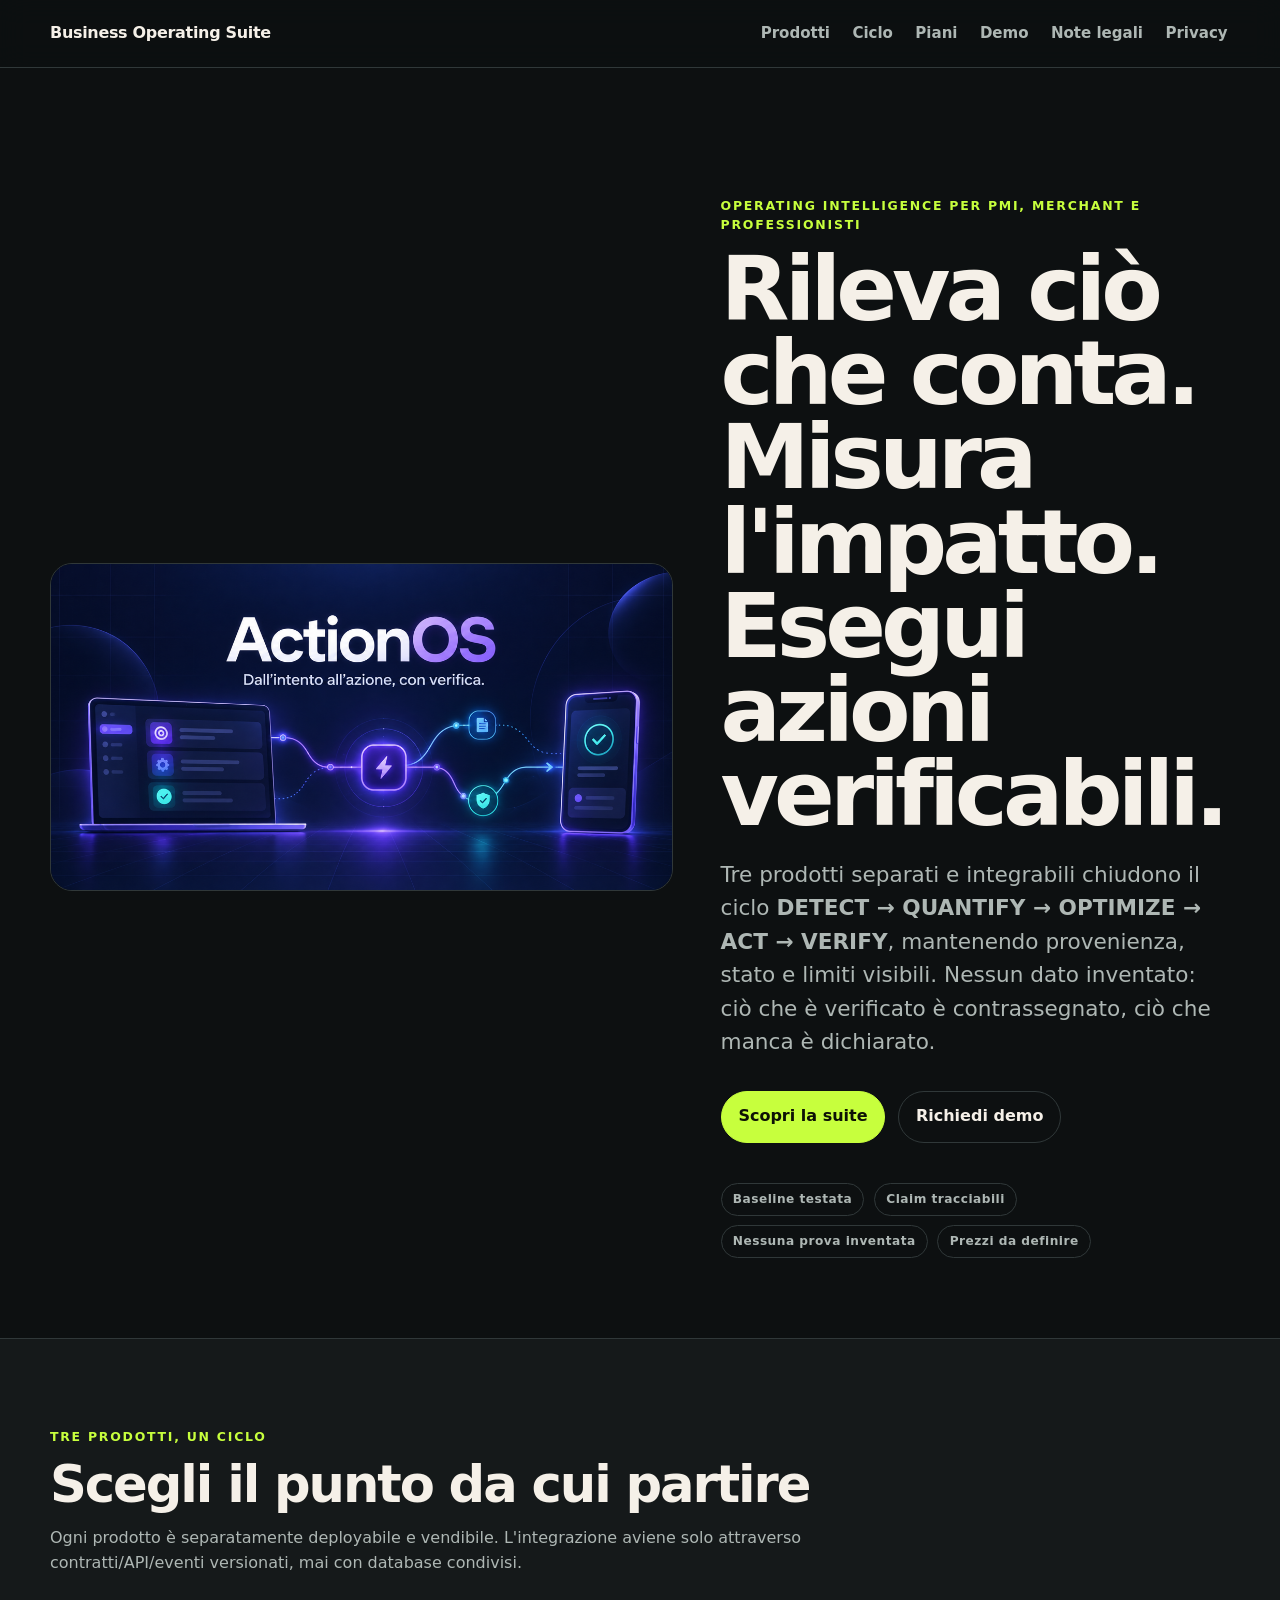
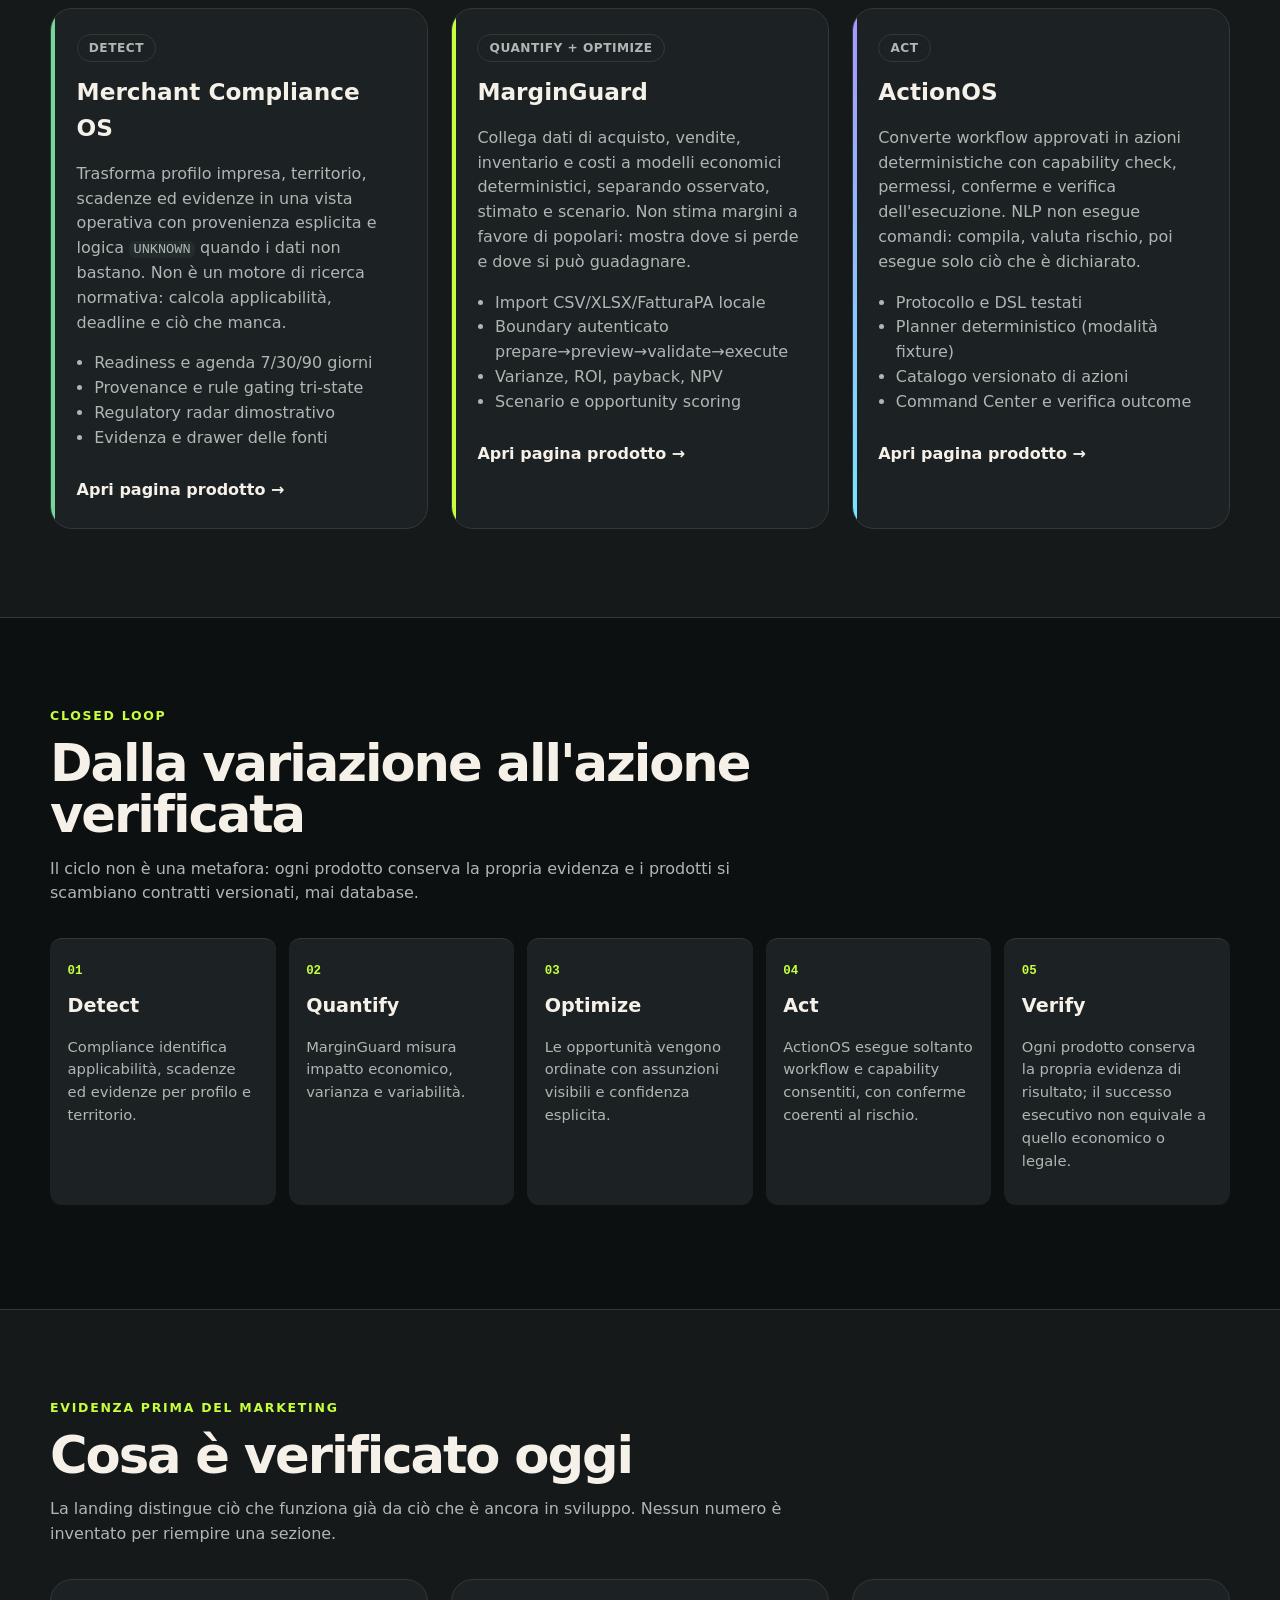
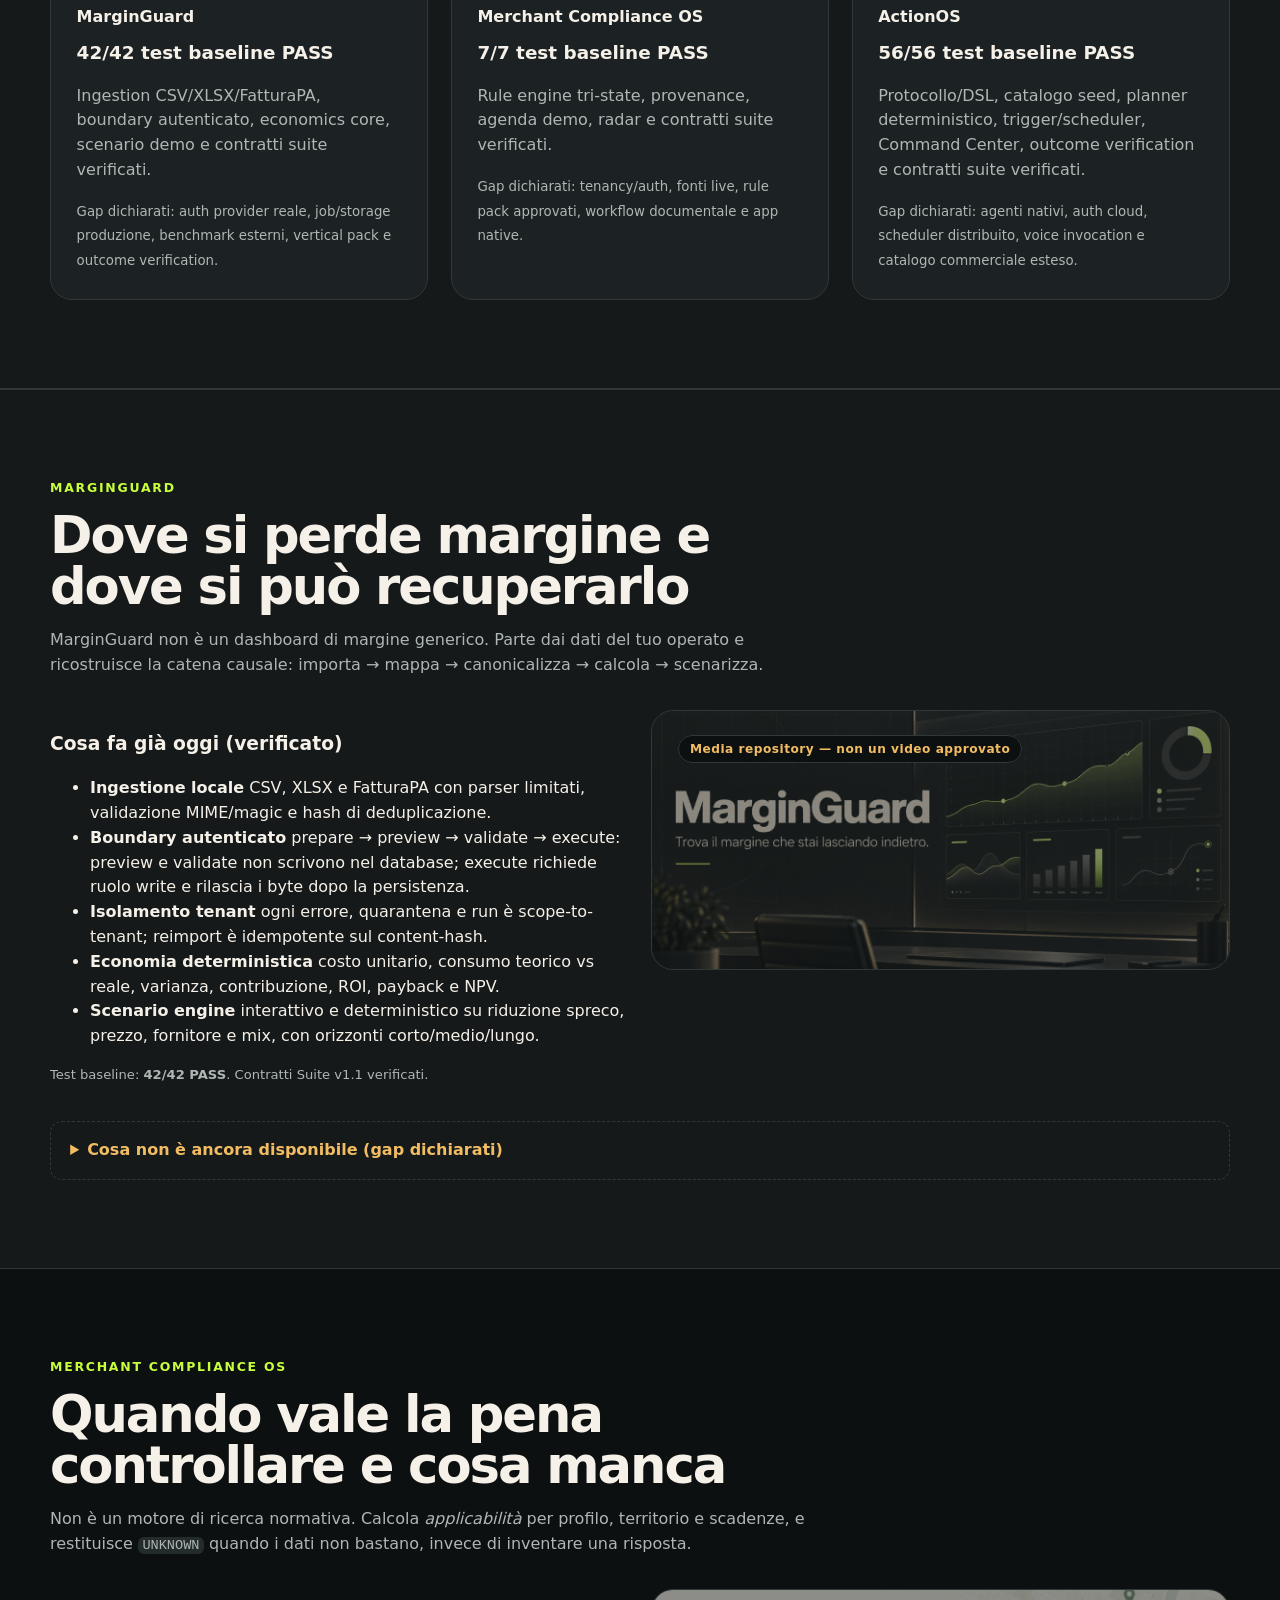
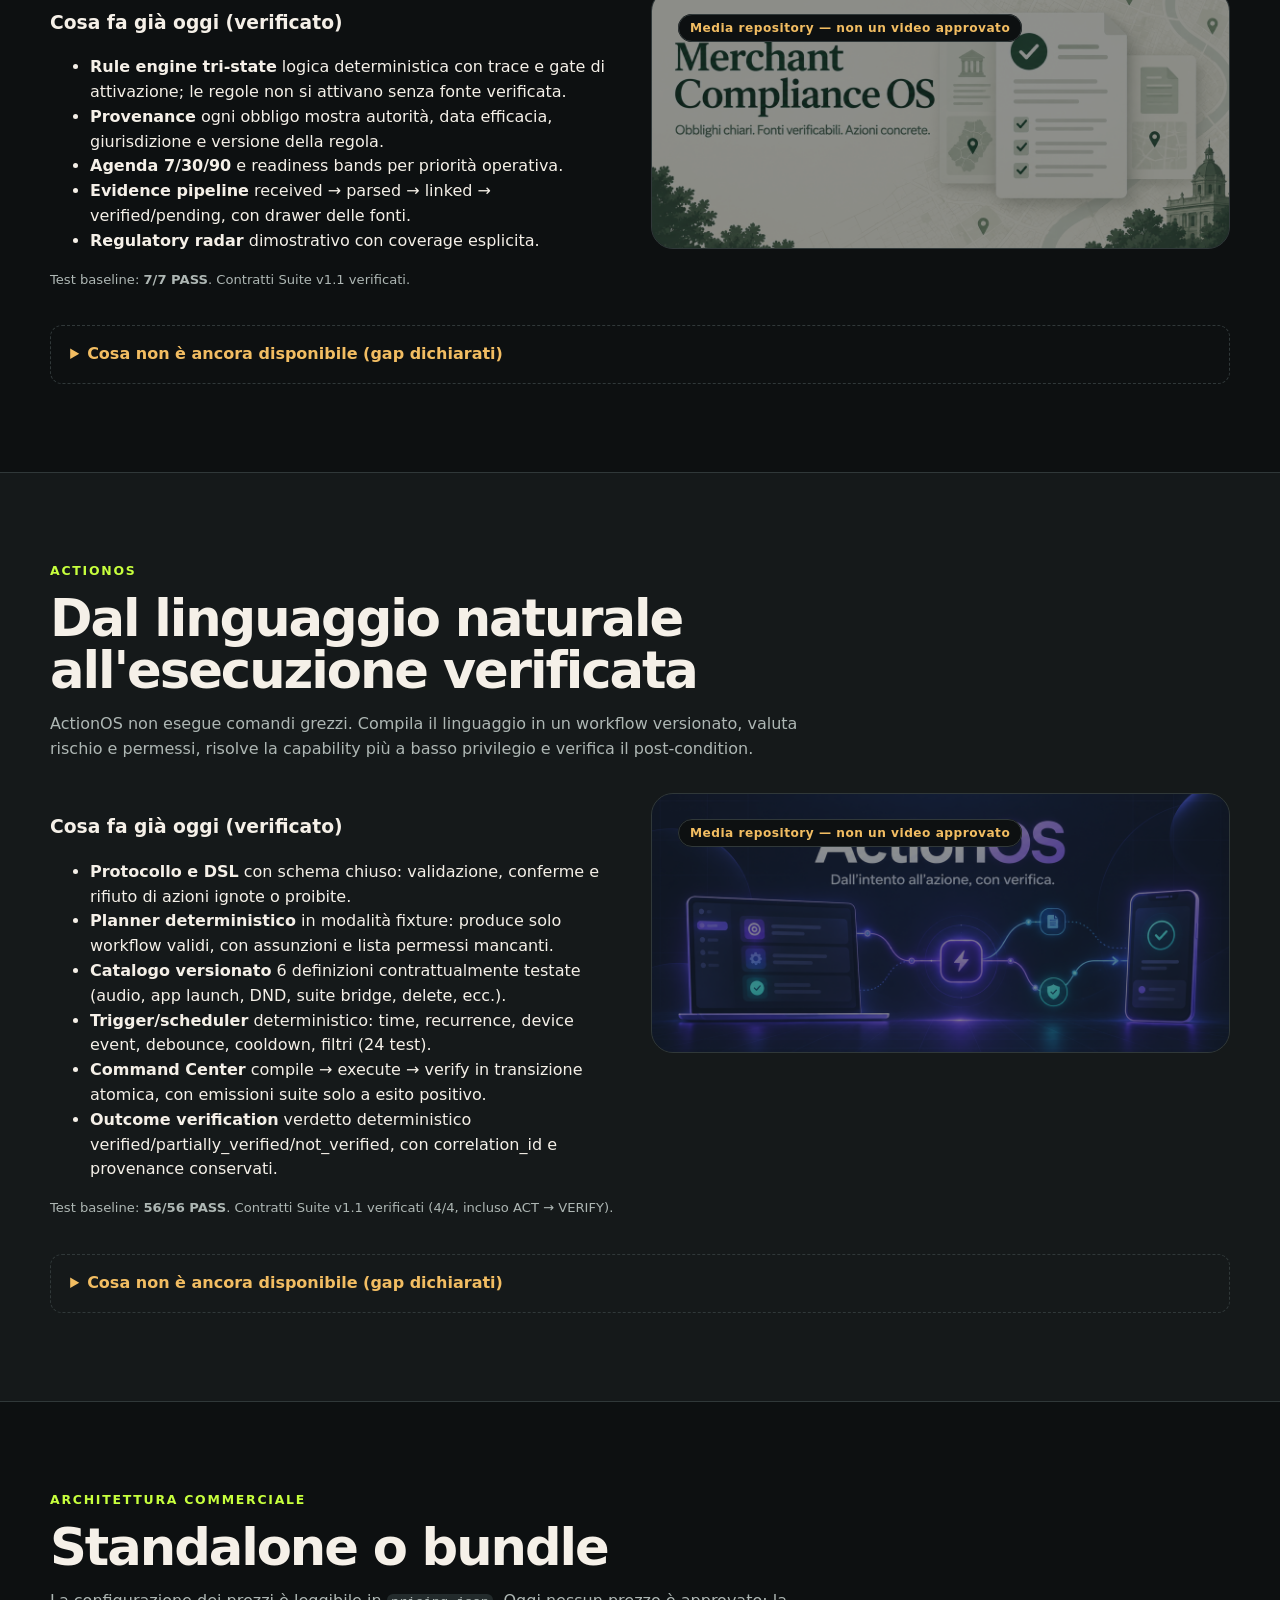
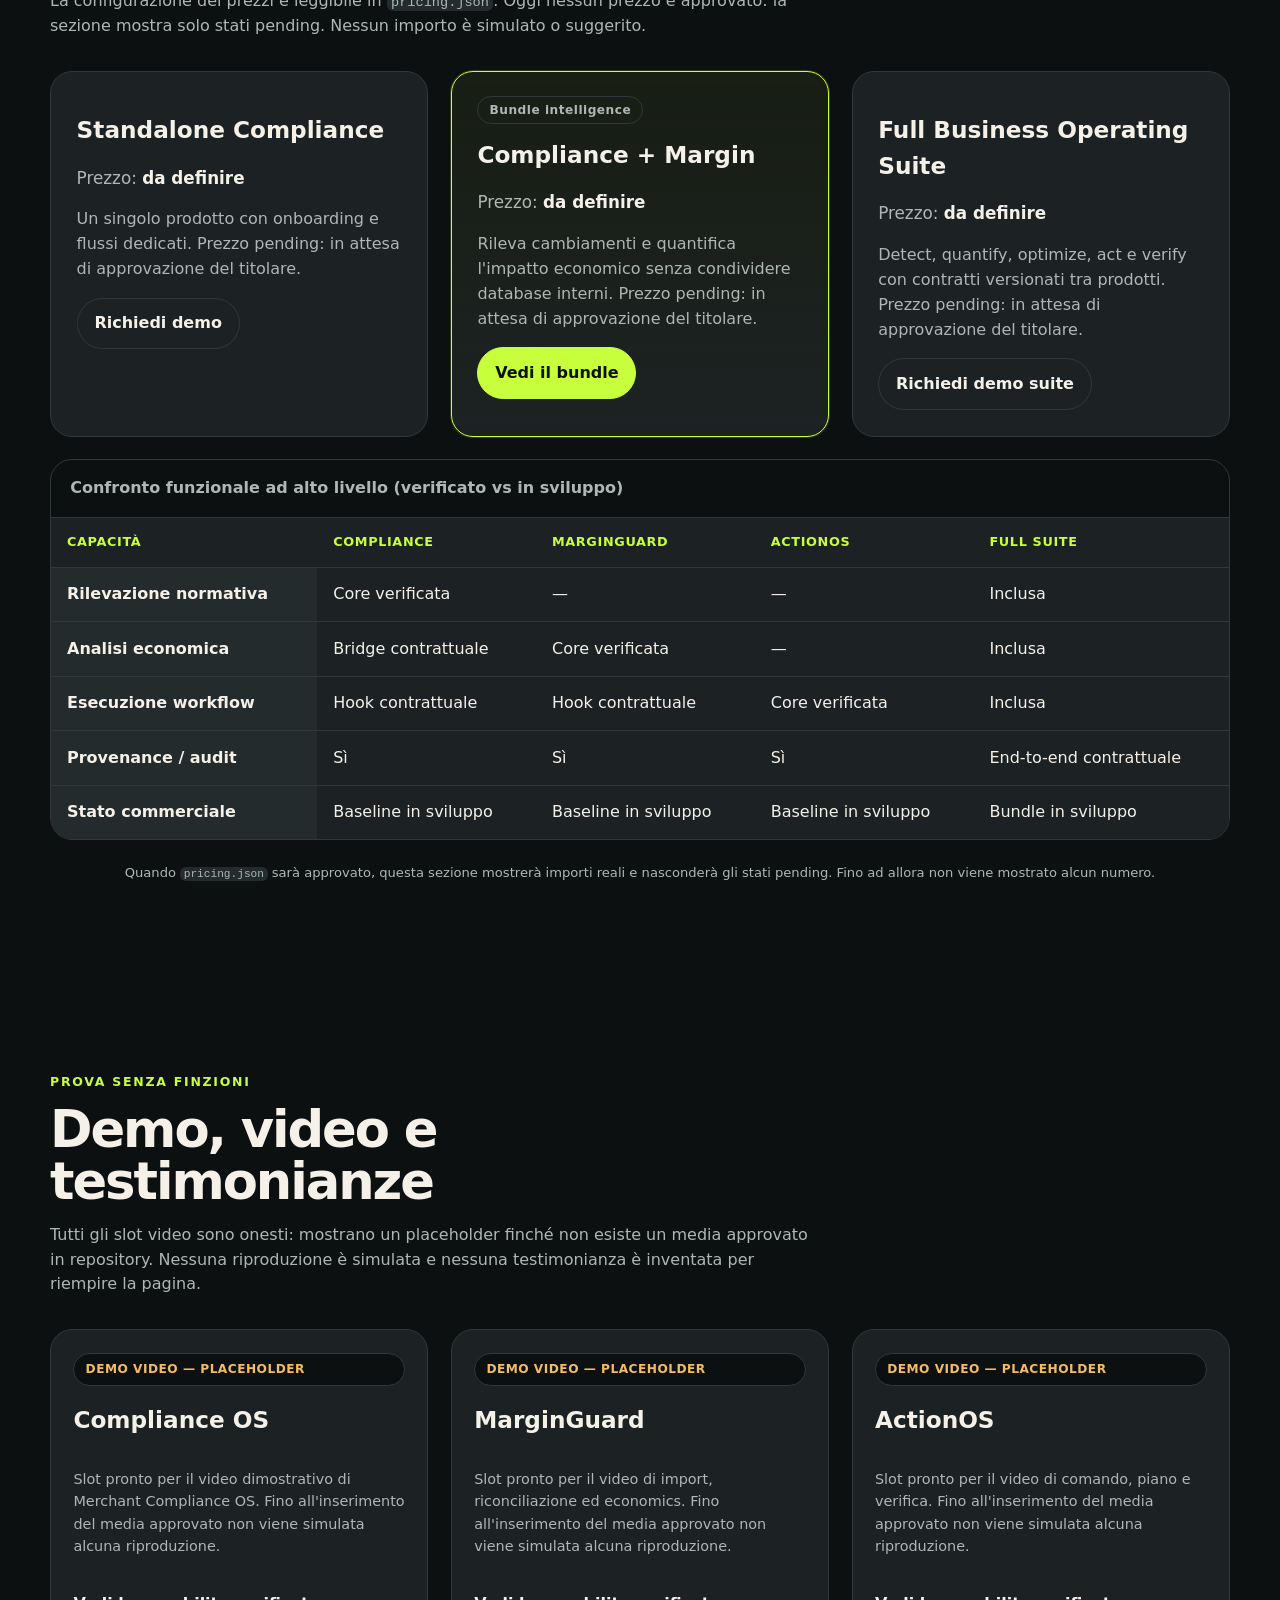
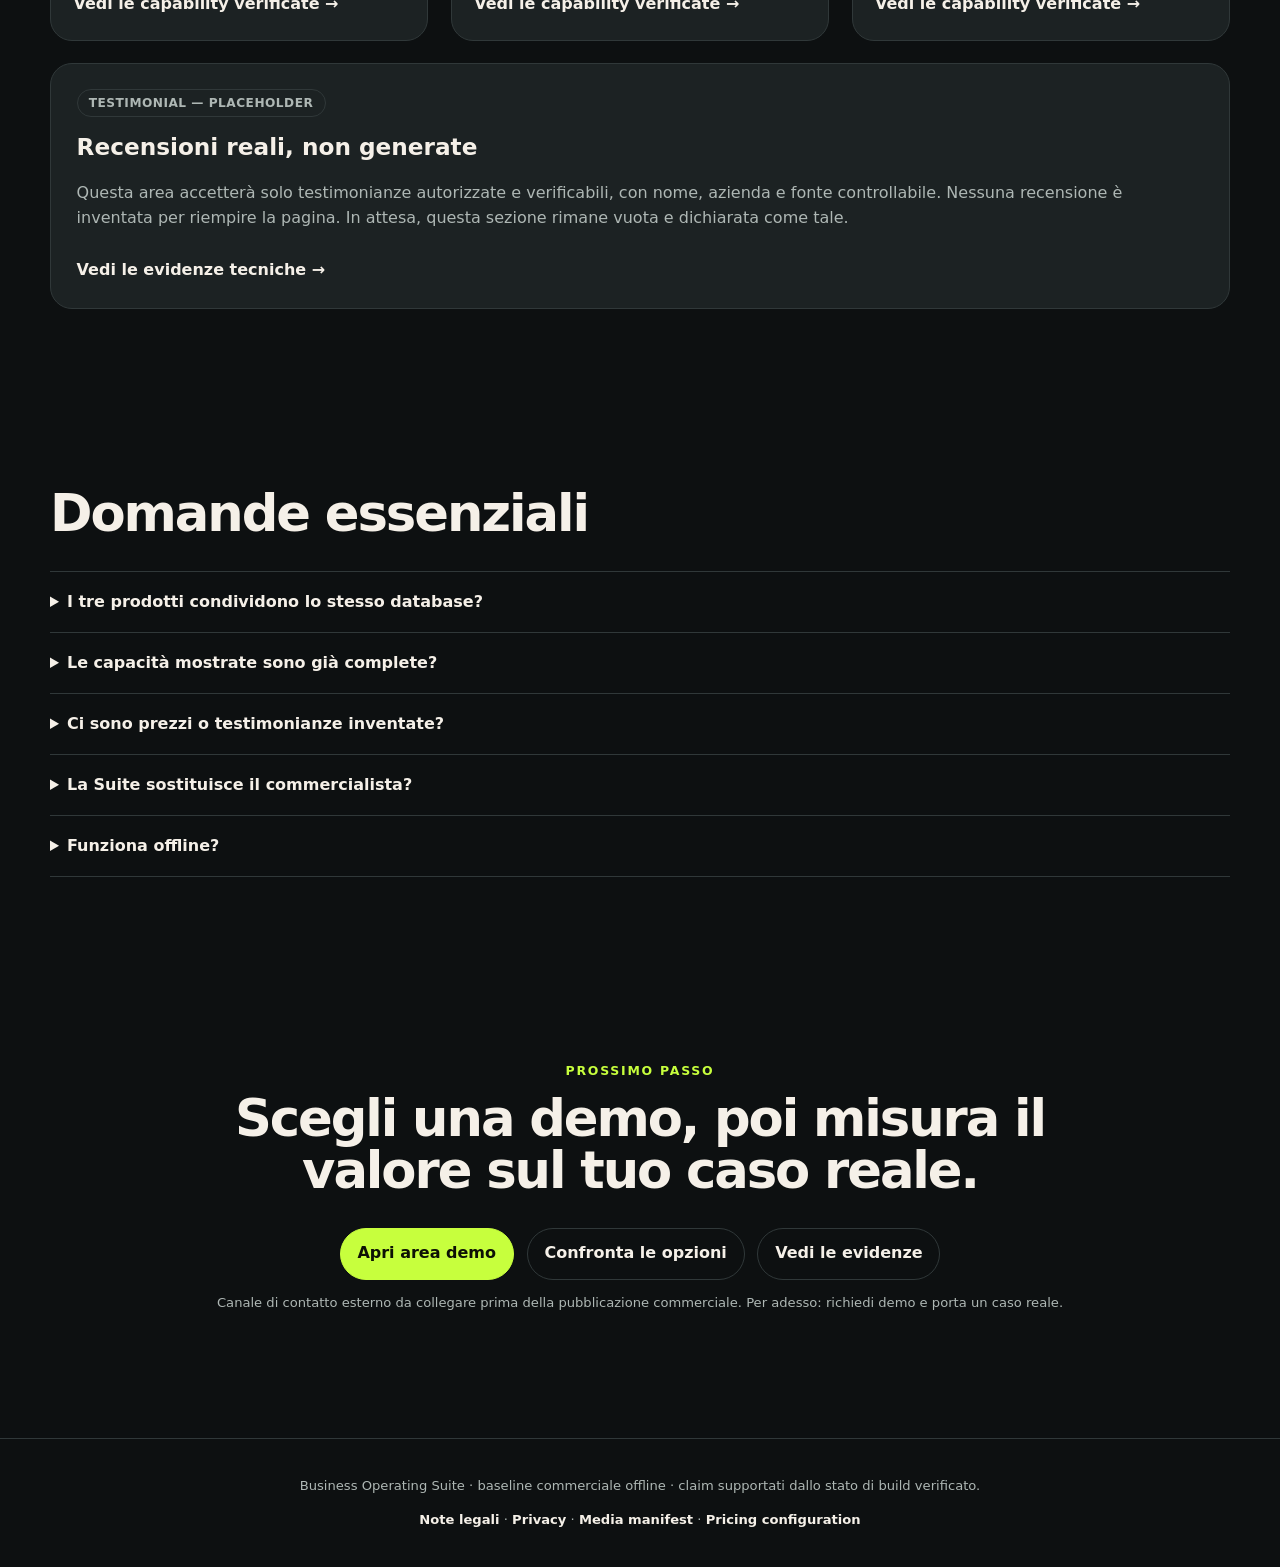
<file: index.html>
<!doctype html>
<html lang="it">
<head>
  <meta charset="utf-8">
  <meta name="viewport" content="width=device-width, initial-scale=1">
  <meta http-equiv="Content-Security-Policy" content="default-src 'self'; script-src 'none'; style-src 'self' 'unsafe-inline'">
  <meta name="robots" content="index,follow">
  <title>Business Operating Suite — Detect. Quantify. Act. Verify.</title>
  <meta name="description" content="Business Operating Suite: Merchant Compliance OS rileva obblighi e scadenze con provenienza; MarginGuard quantifica impatto economico e scenari; ActionOS esegue workflow deterministici verificabili. Tre prodotti separati, un ciclo operativo.">
  <meta name="keywords" content="compliance, margine, automazione, PMI, merchant, obblighi, scadenze, economia, workflow">
  <link rel="canonical" href="index.html">
  <link rel="icon" href="favicon.svg" type="image/svg+xml">
  <link rel="alternate" href="privacy.html" hreflang="it" type="text/html" title="Informativa sulla privacy">
  <link rel="alternate" href="legal.html" hreflang="it" type="text/html" title="Chi siamo e note legali">
  <meta property="og:type" content="website">
  <meta property="og:title" content="Business Operating Suite — Detect. Quantify. Act. Verify.">
  <meta property="og:description" content="Tre prodotti separati e integrabili chiudono il ciclo operativo DETECT → QUANTIFY → OPTIMIZE → ACT → VERIFY.">
  <meta property="og:image" content="media/hero_suite.png">
  <meta property="og:image:width" content="1200">
  <meta property="og:image:height" content="630">
  <meta property="og:locale" content="it_IT">
  <meta name="twitter:card" content="summary_large_image">
  <meta name="twitter:title" content="Business Operating Suite">
  <meta name="twitter:description" content="Compliance, marginalità e automazione in un unico ciclo operativo verificabile.">
  <meta name="twitter:image" content="media/hero_suite.png">
  <link rel="stylesheet" href="styles.css">
</head>
<body>
<a class="skip-link" href="#main">Vai al contenuto principale</a>
<header class="site-header" id="top">
  <a class="brand" href="#top" aria-label="Business Operating Suite, torna all'inizio">Business Operating Suite</a>
  <nav aria-label="Navigazione principale">
    <a href="#products">Prodotti</a>
    <a href="#workflow">Ciclo</a>
    <a href="#plans">Piani</a>
    <a href="#demo">Demo</a>
    <a href="legal.html">Note legali</a>
    <a href="privacy.html">Privacy</a>
  </nav>
</header>
<main id="main">
  <section class="hero" id="hero">
    <div class="hero-media">
      <img src="media/hero_suite.png" aria-label="Media repository - visuale di insieme della Suite" alt="Visuale di insieme della Business Operating Suite - tre prodotti in un unico ciclo operativo">
    </div>
    <div class="hero-copy">
      <p class="eyebrow">Operating intelligence per PMI, merchant e professionisti</p>
      <h1>Rileva ciò che conta. Misura l'impatto. Esegui azioni verificabili.</h1>
      <p class="lead">Tre prodotti separati e integrabili chiudono il ciclo <strong>DETECT → QUANTIFY → OPTIMIZE → ACT → VERIFY</strong>, mantenendo provenienza, stato e limiti visibili. Nessun dato inventato: ciò che è verificato è contrassegnato, ciò che manca è dichiarato.</p>
      <div class="hero-actions">
        <a class="btn primary" href="#products">Scopri la suite</a>
        <a class="btn secondary" href="#demo">Richiedi demo</a>
      </div>
      <div class="trust-strip" aria-label="Stato verificato della baseline">
        <span>Baseline testata</span><span>Claim tracciabili</span><span>Nessuna prova inventata</span><span>Prezzi da definire</span>
      </div>
    </div>
  </section>
  <section class="section surface" id="products" aria-labelledby="products-title">
    <div class="section-head">
      <p class="eyebrow">Tre prodotti, un ciclo</p>
      <h2 id="products-title">Scegli il punto da cui partire</h2>
      <p>Ogni prodotto è separatamente deployabile e vendibile. L'integrazione aviene solo attraverso contratti/API/eventi versionati, mai con database condivisi.</p>
    </div>
    <div class="grid three product-grid">
      <article class="product compliance" aria-labelledby="prod-compliance">
        <span class="tag">DETECT</span>
        <h3 id="prod-compliance">Merchant Compliance OS</h3>
        <p>Trasforma profilo impresa, territorio, scadenze ed evidenze in una vista operativa con provenienza esplicita e logica <code>UNKNOWN</code> quando i dati non bastano. Non è un motore di ricerca normativa: calcola applicabilità, deadline e ciò che manca.</p>
        <ul>
          <li>Readiness e agenda 7/30/90 giorni</li>
          <li>Provenance e rule gating tri-state</li>
          <li>Regulatory radar dimostrativo</li>
          <li>Evidenza e drawer delle fonti</li>
        </ul>
        <a class="text-link" href="/products/merchant-compliance/">Apri pagina prodotto →</a>
      </article>
      <article class="product margin" aria-labelledby="prod-margin">
        <span class="tag">QUANTIFY + OPTIMIZE</span>
        <h3 id="prod-margin">MarginGuard</h3>
        <p>Collega dati di acquisto, vendite, inventario e costi a modelli economici deterministici, separando osservato, stimato e scenario. Non stima margini a favore di popolari: mostra dove si perde e dove si può guadagnare.</p>
        <ul>
          <li>Import CSV/XLSX/FatturaPA locale</li>
          <li>Boundary autenticato prepare→preview→validate→execute</li>
          <li>Varianze, ROI, payback, NPV</li>
          <li>Scenario e opportunity scoring</li>
        </ul>
        <a class="text-link" href="/products/marginguard/">Apri pagina prodotto →</a>
      </article>
      <article class="product action" aria-labelledby="prod-action">
        <span class="tag">ACT</span>
        <h3 id="prod-action">ActionOS</h3>
        <p>Converte workflow approvati in azioni deterministiche con capability check, permessi, conferme e verifica dell'esecuzione. NLP non esegue comandi: compila, valuta rischio, poi esegue solo ciò che è dichiarato.</p>
        <ul>
          <li>Protocollo e DSL testati</li>
          <li>Planner deterministico (modalità fixture)</li>
          <li>Catalogo versionato di azioni</li>
          <li>Command Center e verifica outcome</li>
        </ul>
        <a class="text-link" href="/products/actionos/">Apri pagina prodotto →</a>
      </article>
    </div>
  </section>
  <section class="section" id="workflow" aria-labelledby="workflow-title">
    <div class="section-head">
      <p class="eyebrow">Closed loop</p>
      <h2 id="workflow-title">Dalla variazione all'azione verificata</h2>
      <p>Il ciclo non è una metafora: ogni prodotto conserva la propria evidenza e i prodotti si scambiano contratti versionati, mai database.</p>
    </div>
    <ol class="flow">
      <li><span>01</span><strong>Detect</strong><p>Compliance identifica applicabilità, scadenze ed evidenze per profilo e territorio.</p></li>
      <li><span>02</span><strong>Quantify</strong><p>MarginGuard misura impatto economico, varianza e variabilità.</p></li>
      <li><span>03</span><strong>Optimize</strong><p>Le opportunità vengono ordinate con assunzioni visibili e confidenza esplicita.</p></li>
      <li><span>04</span><strong>Act</strong><p>ActionOS esegue soltanto workflow e capability consentiti, con conferme coerenti al rischio.</p></li>
      <li><span>05</span><strong>Verify</strong><p>Ogni prodotto conserva la propria evidenza di risultato; il successo esecutivo non equivale a quello economico o legale.</p></li>
    </ol>
  </section>

  <section class="section surface" id="verified" aria-labelledby="verified-title">
    <div class="section-head">
      <p class="eyebrow">Evidenza prima del marketing</p>
      <h2 id="verified-title">Cosa è verificato oggi</h2>
      <p>La landing distingue ciò che funziona già da ciò che è ancora in sviluppo. Nessun numero è inventato per riempire una sezione.</p>
    </div>
    <div class="grid three">
      <article class="evidence">
        <span class="kicker">MarginGuard</span>
        <strong>42/42 test baseline PASS</strong>
        <p>Ingestion CSV/XLSX/FatturaPA, boundary autenticato, economics core, scenario demo e contratti suite verificati.</p>
        <small>Gap dichiarati: auth provider reale, job/storage produzione, benchmark esterni, vertical pack e outcome verification.</small>
      </article>
      <article class="evidence">
        <span class="kicker">Merchant Compliance OS</span>
        <strong>7/7 test baseline PASS</strong>
        <p>Rule engine tri-state, provenance, agenda demo, radar e contratti suite verificati.</p>
        <small>Gap dichiarati: tenancy/auth, fonti live, rule pack approvati, workflow documentale e app native.</small>
      </article>
      <article class="evidence">
        <span class="kicker">ActionOS</span>
        <strong>56/56 test baseline PASS</strong>
        <p>Protocollo/DSL, catalogo seed, planner deterministico, trigger/scheduler, Command Center, outcome verification e contratti suite verificati.</p>
        <small>Gap dichiarati: agenti nativi, auth cloud, scheduler distribuito, voice invocation e catalogo commerciale esteso.</small>
      </article>
    </div>
  </section>
  <section class="section surface" id="marginguard" aria-labelledby="mg-title">
    <div class="section-head">
      <p class="eyebrow">MarginGuard</p>
      <h2 id="mg-title">Dove si perde margine e dove si può recuperarlo</h2>
      <p>MarginGuard non è un dashboard di margine generico. Parte dai dati del tuo operato e ricostruisce la catena causale: importa → mappa → canonicalizza → calcola → scenarizza.</p>
    </div>
    <div class="grid two product-detail">
      <div>
        <h3 id="mg-verified">Cosa fa già oggi (verificato)</h3>
        <ul>
          <li><strong>Ingestione locale</strong> CSV, XLSX e FatturaPA con parser limitati, validazione MIME/magic e hash di deduplicazione.</li>
          <li><strong>Boundary autenticato</strong> prepare → preview → validate → execute: preview e validate non scrivono nel database; execute richiede ruolo write e rilascia i byte dopo la persistenza.</li>
          <li><strong>Isolamento tenant</strong> ogni errore, quarantena e run è scope-to-tenant; reimport è idempotente sul content-hash.</li>
          <li><strong>Economia deterministica</strong> costo unitario, consumo teorico vs reale, varianza, contribuzione, ROI, payback e NPV.</li>
          <li><strong>Scenario engine</strong> interattivo e deterministico su riduzione spreco, prezzo, fornitore e mix, con orizzonti corto/medio/lungo.</li>
        </ul>
        <p class="micro">Test baseline: <strong>42/42 PASS</strong>. Contratti Suite v1.1 verificati.</p>
      </div>
      <div class="media-slot">
        <img src="media/marginguard.png" alt="Signature visual MarginGuard - pannello economico">
        <span class="placeholder-label">Media repository — non un video approvato</span>
      </div>
    </div>
    <details class="gap-disclosure">
      <summary>Cosa non è ancora disponibile (gap dichiarati)</summary>
      <p>Adapter HTTP/auth provider reale, blob/job runner di produzione, benchmark esterni live, catalog matching completo, vertical pack e outcome verification economica. Nessuno di questi elementi è rappresentato come già funzionante.</p>
    </details>
  </section>

  <section class="section" id="compliance" aria-labelledby="co-title">
    <div class="section-head">
      <p class="eyebrow">Merchant Compliance OS</p>
      <h2 id="co-title">Quando vale la pena controllare e cosa manca</h2>
      <p>Non è un motore di ricerca normativa. Calcola <em>applicabilità</em> per profilo, territorio e scadenze, e restituisce <code>UNKNOWN</code> quando i dati non bastano, invece di inventare una risposta.</p>
    </div>
    <div class="grid two product-detail">
      <div>
        <h3 id="co-verified">Cosa fa già oggi (verificato)</h3>
        <ul>
          <li><strong>Rule engine tri-state</strong> logica deterministica con trace e gate di attivazione; le regole non si attivano senza fonte verificata.</li>
          <li><strong>Provenance</strong> ogni obbligo mostra autorità, data efficacia, giurisdizione e versione della regola.</li>
          <li><strong>Agenda 7/30/90</strong> e readiness bands per priorità operativa.</li>
          <li><strong>Evidence pipeline</strong> received → parsed → linked → verified/pending, con drawer delle fonti.</li>
          <li><strong>Regulatory radar</strong> dimostrativo con coverage esplicita.</li>
        </ul>
        <p class="micro">Test baseline: <strong>7/7 PASS</strong>. Contratti Suite v1.1 verificati.</p>
      </div>
      <div class="media-slot">
        <img src="media/compliance.png" alt="Signature visual Merchant Compliance OS - mappa di conformità">
        <span class="placeholder-label">Media repository — non un video approvato</span>
      </div>
    </div>
    <details class="gap-disclosure">
      <summary>Cosa non è ancora disponibile (gap dichiarati)</summary>
      <p>Tenancy/auth, fonti live e rule pack approvati, workflow documentale completo, monitoraggio normativo e app native. Il prodotto fornisce operatività e provenienza, non pareri legali.</p>
    </details>
  </section>
  <section class="section surface" id="actionos" aria-labelledby="ao-title">
    <div class="section-head">
      <p class="eyebrow">ActionOS</p>
      <h2 id="ao-title">Dal linguaggio naturale all'esecuzione verificata</h2>
      <p>ActionOS non esegue comandi grezzi. Compila il linguaggio in un workflow versionato, valuta rischio e permessi, risolve la capability più a basso privilegio e verifica il post-condition.</p>
    </div>
    <div class="grid two product-detail">
      <div>
        <h3 id="ao-verified">Cosa fa già oggi (verificato)</h3>
        <ul>
          <li><strong>Protocollo e DSL</strong> con schema chiuso: validazione, conferme e rifiuto di azioni ignote o proibite.</li>
          <li><strong>Planner deterministico</strong> in modalità fixture: produce solo workflow validi, con assunzioni e lista permessi mancanti.</li>
          <li><strong>Catalogo versionato</strong> 6 definizioni contrattualmente testate (audio, app launch, DND, suite bridge, delete, ecc.).</li>
          <li><strong>Trigger/scheduler</strong> deterministico: time, recurrence, device event, debounce, cooldown, filtri (24 test).</li>
          <li><strong>Command Center</strong> compile → execute → verify in transizione atomica, con emissioni suite solo a esito positivo.</li>
          <li><strong>Outcome verification</strong> verdetto deterministico verified/partially_verified/not_verified, con correlation_id e provenance conservati.</li>
        </ul>
        <p class="micro">Test baseline: <strong>56/56 PASS</strong>. Contratti Suite v1.1 verificati (4/4, incluso ACT → VERIFY).</p>
      </div>
      <div class="media-slot">
        <img src="media/actionos_signature.png" alt="Signature visual ActionOS - grafo esecutivo">
        <span class="placeholder-label">Media repository — non un video approvato</span>
      </div>
    </div>
    <details class="gap-disclosure">
      <summary>Cosa non è ancora disponibile (gap dichiarati)</summary>
      <p>Agenti nativi Windows/Android, auth cloud e persistenza, scheduler distribuito, voice invocation, catalogo commerciale esteso e trasporto eventi reale. L'esecuzione successiva non viene presentata come già disponibile.</p>
    </details>
  </section>

  <section class="section" id="plans" aria-labelledby="plans-title">
    <div class="section-head">
      <p class="eyebrow">Architettura commerciale</p>
      <h2 id="plans-title">Standalone o bundle</h2>
      <p>La configurazione dei prezzi è leggibile in <code>pricing.json</code>. Oggi nessun prezzo è approvato: la sezione mostra solo stati pending. Nessun importo è simulato o suggerito.</p>
    </div>
    <div class="grid three plan-grid" data-pricing="pending">
      <article class="plan" aria-labelledby="plan-standalone-compliance">
        <h3 id="plan-standalone-compliance">Standalone Compliance</h3>
        <p class="price">Prezzo: <strong>da definire</strong></p>
        <p>Un singolo prodotto con onboarding e flussi dedicati. Prezzo pending: in attesa di approvazione del titolare.</p>
        <a class="btn secondary" href="#demo">Richiedi demo</a>
      </article>
      <article class="plan featured" aria-labelledby="plan-bundle-intelligence">
        <span class="tag">Bundle intelligence</span>
        <h3 id="plan-bundle-intelligence">Compliance + Margin</h3>
        <p class="price">Prezzo: <strong>da definire</strong></p>
        <p>Rileva cambiamenti e quantifica l'impatto economico senza condividere database interni. Prezzo pending: in attesa di approvazione del titolare.</p>
        <a class="btn primary" href="#demo">Vedi il bundle</a>
      </article>
      <article class="plan" aria-labelledby="plan-full-suite">
        <h3 id="plan-full-suite">Full Business Operating Suite</h3>
        <p class="price">Prezzo: <strong>da definire</strong></p>
        <p>Detect, quantify, optimize, act e verify con contratti versionati tra prodotti. Prezzo pending: in attesa di approvazione del titolare.</p>
        <a class="btn secondary" href="#demo">Richiedi demo suite</a>
      </article>
    </div>
    <div class="table-wrap"><table>
      <caption>Confronto funzionale ad alto livello (verificato vs in sviluppo)</caption>
      <thead>
        <tr><th scope="col">Capacità</th><th scope="col">Compliance</th><th scope="col">MarginGuard</th><th scope="col">ActionOS</th><th scope="col">Full Suite</th></tr>
      </thead>
      <tbody>
        <tr><th scope="row">Rilevazione normativa</th><td>Core verificata</td><td>—</td><td>—</td><td>Inclusa</td></tr>
        <tr><th scope="row">Analisi economica</th><td>Bridge contrattuale</td><td>Core verificata</td><td>—</td><td>Inclusa</td></tr>
        <tr><th scope="row">Esecuzione workflow</th><td>Hook contrattuale</td><td>Hook contrattuale</td><td>Core verificata</td><td>Inclusa</td></tr>
        <tr><th scope="row">Provenance / audit</th><td>Sì</td><td>Sì</td><td>Sì</td><td>End-to-end contrattuale</td></tr>
        <tr><th scope="row">Stato commerciale</th><td>Baseline in sviluppo</td><td>Baseline in sviluppo</td><td>Baseline in sviluppo</td><td>Bundle in sviluppo</td></tr>
      </tbody>
    </table></div>
    <p class="micro pricing-note">Quando <code>pricing.json</code> sarà approvato, questa sezione mostrerà importi reali e nasconderà gli stati pending. Fino ad allora non viene mostrato alcun numero.</p>
  </section>
  <section class="section" id="demo" aria-labelledby="demo-title">
    <div class="section-head">
      <p class="eyebrow">Prova senza finzioni</p>
      <h2 id="demo-title">Demo, video e testimonianze</h2>
      <p>Tutti gli slot video sono onesti: mostrano un placeholder finché non esiste un media approvato in repository. Nessuna riproduzione è simulata e nessuna testimonianza è inventata per riempire la pagina.</p>
    </div>
    <div class="grid three demo-grid">
      <article class="media-slot" aria-labelledby="demo-compliance">
        <span class="placeholder-label">DEMO VIDEO — PLACEHOLDER</span>
        <h3 id="demo-compliance">Compliance OS</h3>
        <p>Slot pronto per il video dimostrativo di Merchant Compliance OS. Fino all'inserimento del media approvato non viene simulata alcuna riproduzione.</p>
        <a class="text-link" href="#compliance">Vedi le capability verificate →</a>
      </article>
      <article class="media-slot" aria-labelledby="demo-margin">
        <span class="placeholder-label">DEMO VIDEO — PLACEHOLDER</span>
        <h3 id="demo-margin">MarginGuard</h3>
        <p>Slot pronto per il video di import, riconciliazione ed economics. Fino all'inserimento del media approvato non viene simulata alcuna riproduzione.</p>
        <a class="text-link" href="#marginguard">Vedi le capability verificate →</a>
      </article>
      <article class="media-slot" aria-labelledby="demo-actionos">
        <span class="placeholder-label">DEMO VIDEO — PLACEHOLDER</span>
        <h3 id="demo-actionos">ActionOS</h3>
        <p>Slot pronto per il video di comando, piano e verifica. Fino all'inserimento del media approvato non viene simulata alcuna riproduzione.</p>
        <a class="text-link" href="#actionos">Vedi le capability verificate →</a>
      </article>
    </div>
    <article class="media-slot testimonial" aria-labelledby="testimonial-title">
      <span class="placeholder-label">TESTIMONIAL — PLACEHOLDER</span>
      <h3 id="testimonial-title">Recensioni reali, non generate</h3>
      <p>Questa area accetterà solo testimonianze autorizzate e verificabili, con nome, azienda e fonte controllabile. Nessuna recensione è inventata per riempire la pagina. In attesa, questa sezione rimane vuota e dichiarata come tale.</p>
      <a class="text-link" href="#verified">Vedi le evidenze tecniche →</a>
    </article>
  </section>

  <section class="section faq" aria-labelledby="faq-title">
    <div class="section-head"><h2 id="faq-title">Domande essenziali</h2></div>
    <details><summary>I tre prodotti condividono lo stesso database?</summary><p>No. Restano separatamente deployabili e vendibili. Comunicano attraverso contratti/API/eventi versionati (SUITE_INTEROPERABILITY_CONTRACT_FINAL v1.1). Nessun database interno è condiviso.</p></details>
    <details><summary>Le capacità mostrate sono già complete?</summary><p>No. La pagina distingue baseline verificata (con numeri di test reali), capacità in sviluppo (gap dichiarati) e placeholder commerciali (prezzi, video, testimonianze).</p></details>
    <details><summary>Ci sono prezzi o testimonianze inventate?</summary><p>No. I prezzi sono leggibili in <code>pricing.json</code> e oggi sono tutti in stato pending. I video e le testimonianze sono placeholder onesti finché non esistono media approvati.</p></details>
    <details><summary>La Suite sostituisce il commercialista?</summary><p>No. La Suite è un layer operativo che raccoglie dati, evidenze, scadenze, scenari e workflow in forma verificabile. Le decisioni che richiedono responsabilità e giudizio professionale restano in capo al professionista.</p></details>
    <details><summary>Funziona offline?</summary><p>Sì, questa landing è dependency-free e offline-capable: niente script esterni, niente font di rete, niente analytics. I prodotti principali hanno slice offline verificate.</p></details>
  </section>

  <section class="final-cta" aria-labelledby="cta-title">
    <p class="eyebrow">Prossimo passo</p>
    <h2 id="cta-title">Scegli una demo, poi misura il valore sul tuo caso reale.</h2>
    <div class="hero-actions">
      <a class="btn primary" href="#demo">Apri area demo</a>
      <a class="btn secondary" href="#plans">Confronta le opzioni</a>
      <a class="btn secondary" href="#verified">Vedi le evidenze</a>
    </div>
    <p class="micro">Canale di contatto esterno da collegare prima della pubblicazione commerciale. Per adesso: richiedi demo e porta un caso reale.</p>
  </section>
</main>
<footer>
  <p>Business Operating Suite · baseline commerciale offline · claim supportati dallo stato di build verificato.</p>
  <p>
    <a href="legal.html">Note legali</a> ·
    <a href="privacy.html">Privacy</a> ·
    <a href="media-manifest.json">Media manifest</a> ·
    <a href="pricing.json">Pricing configuration</a>
  </p>
</footer>
</body>
</html>
</file>
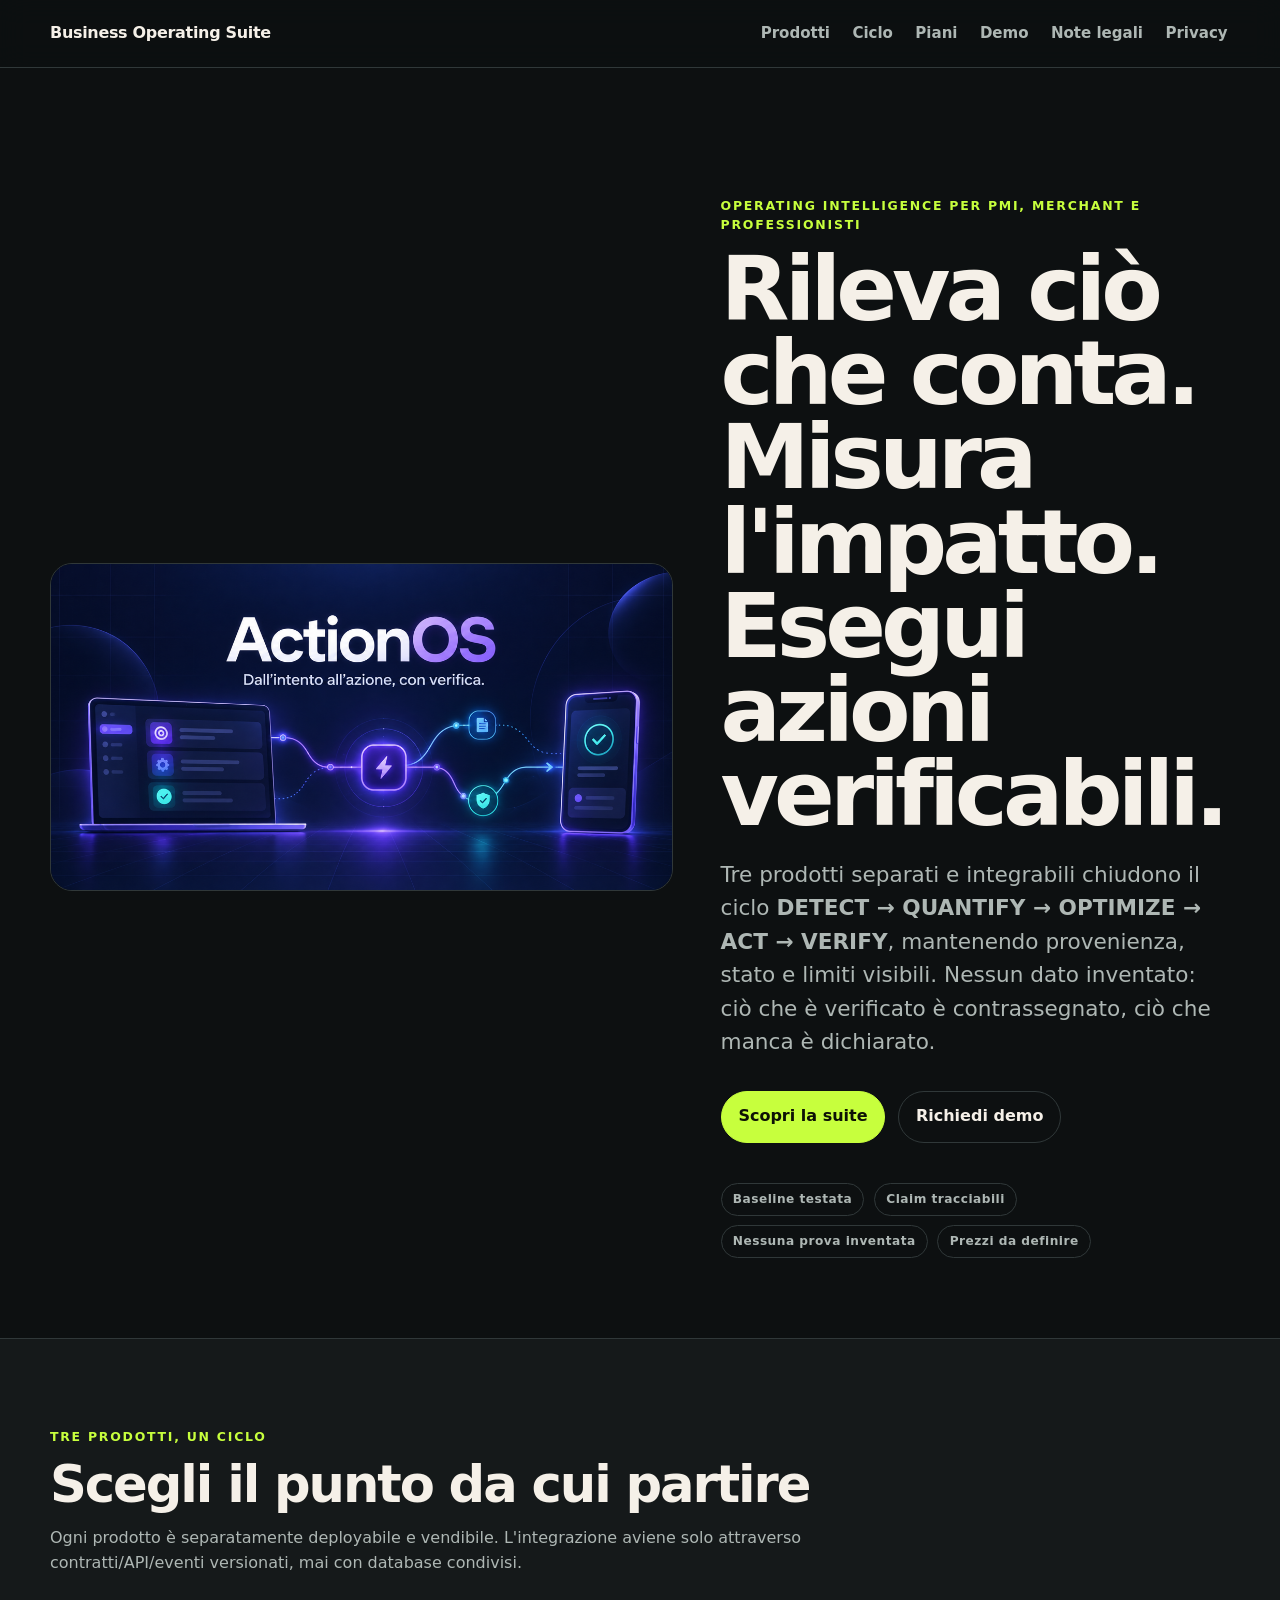
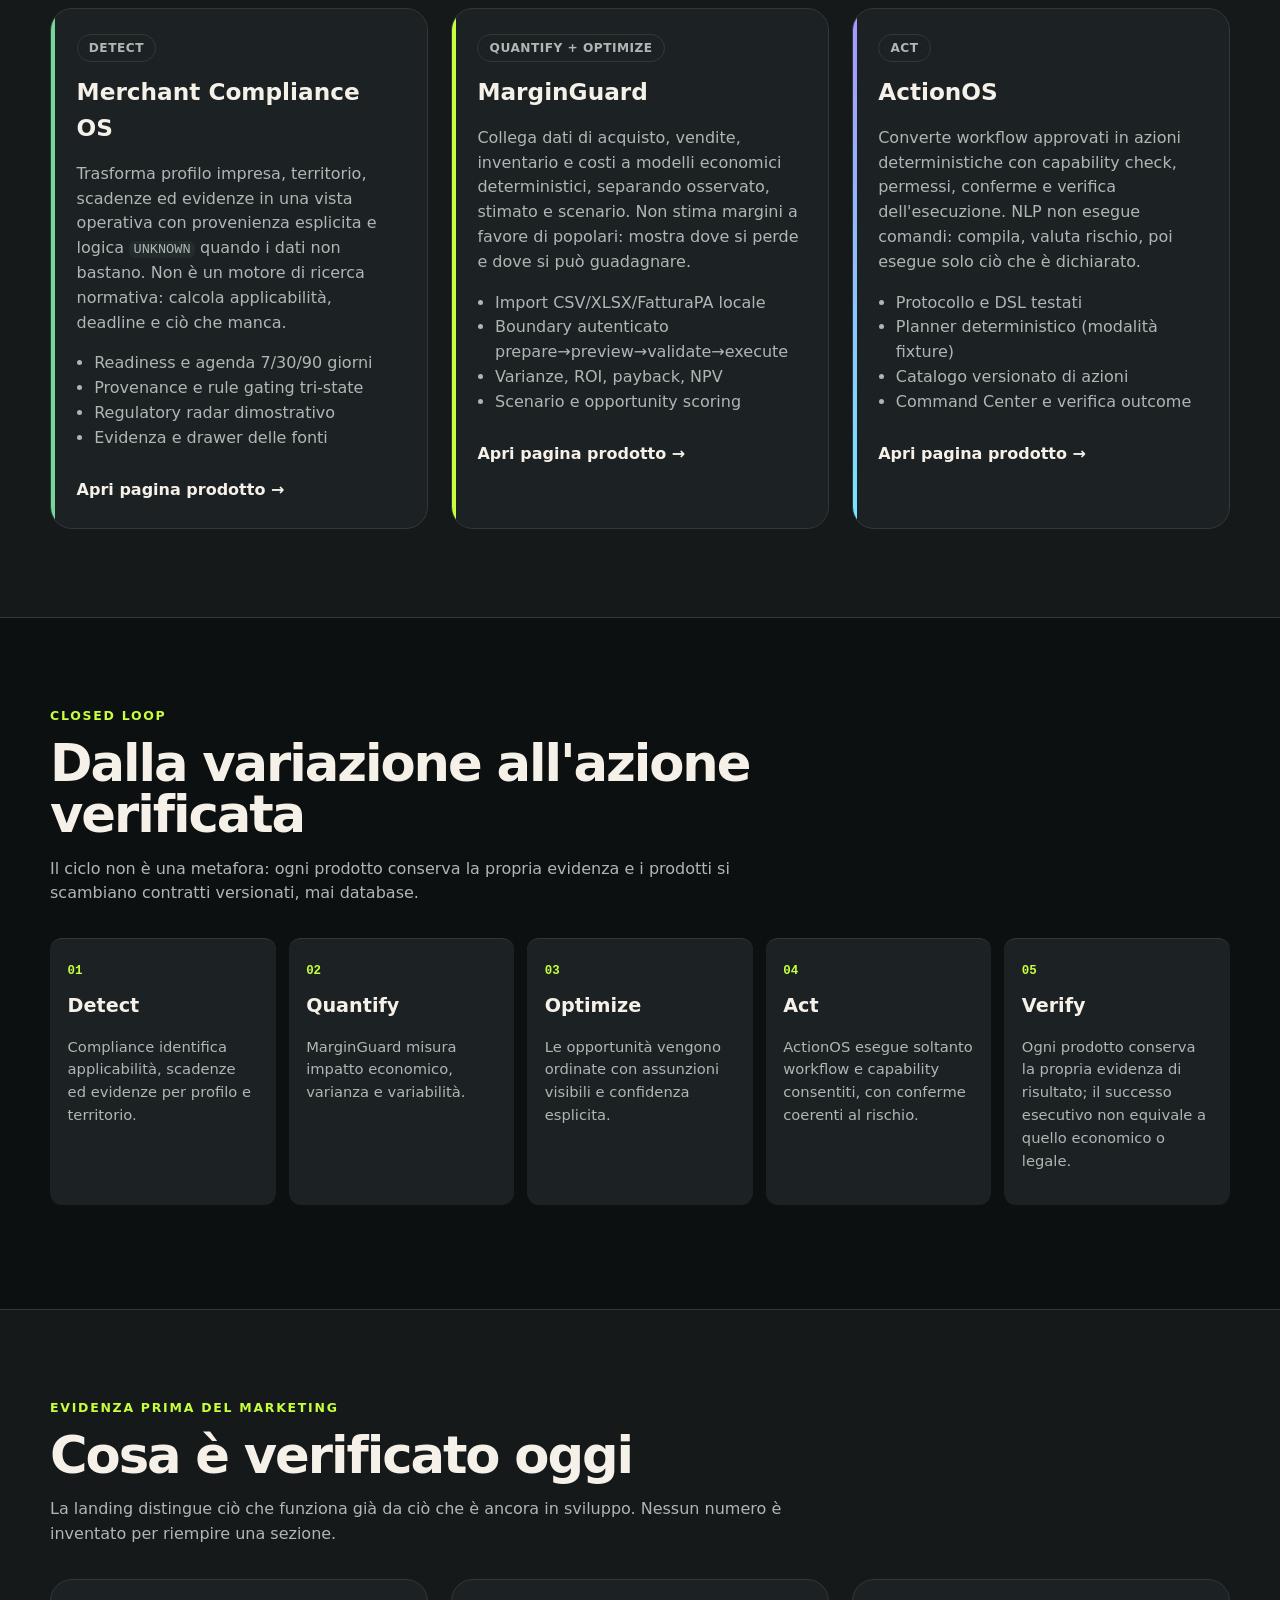
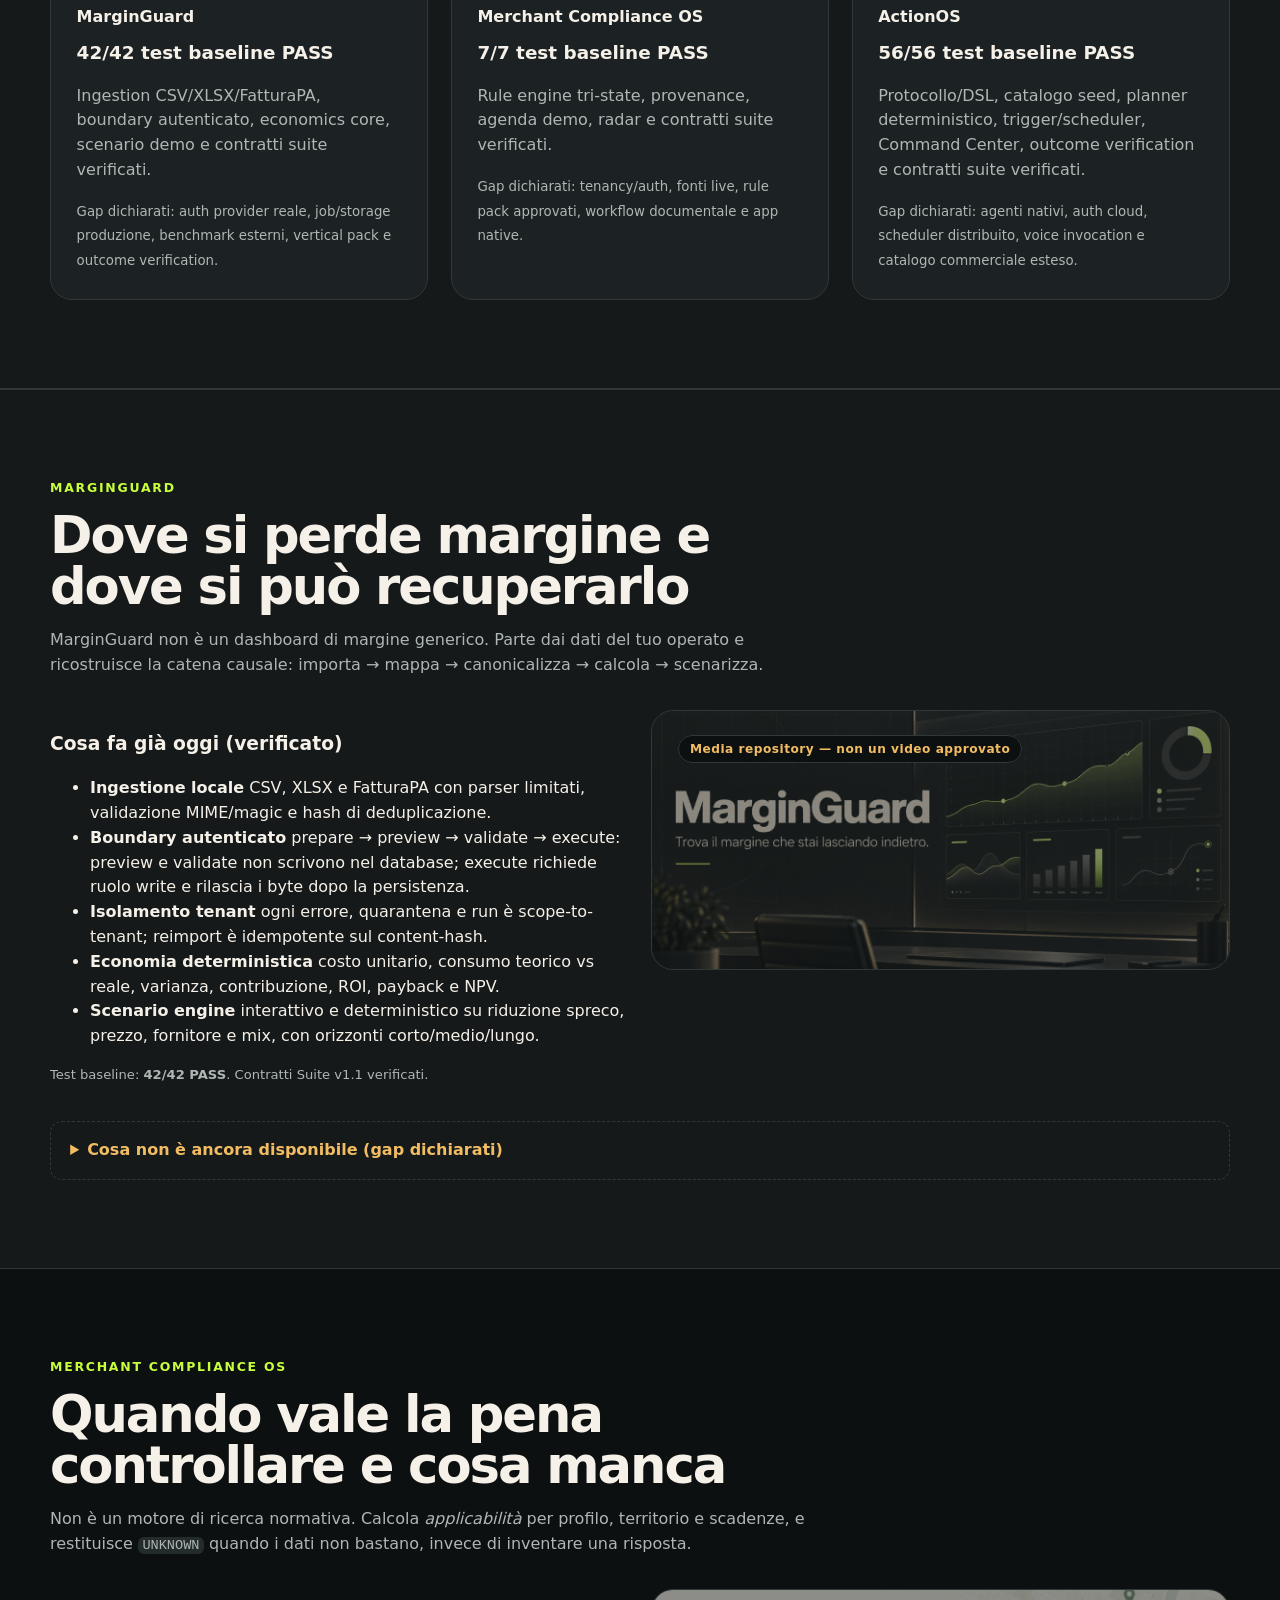
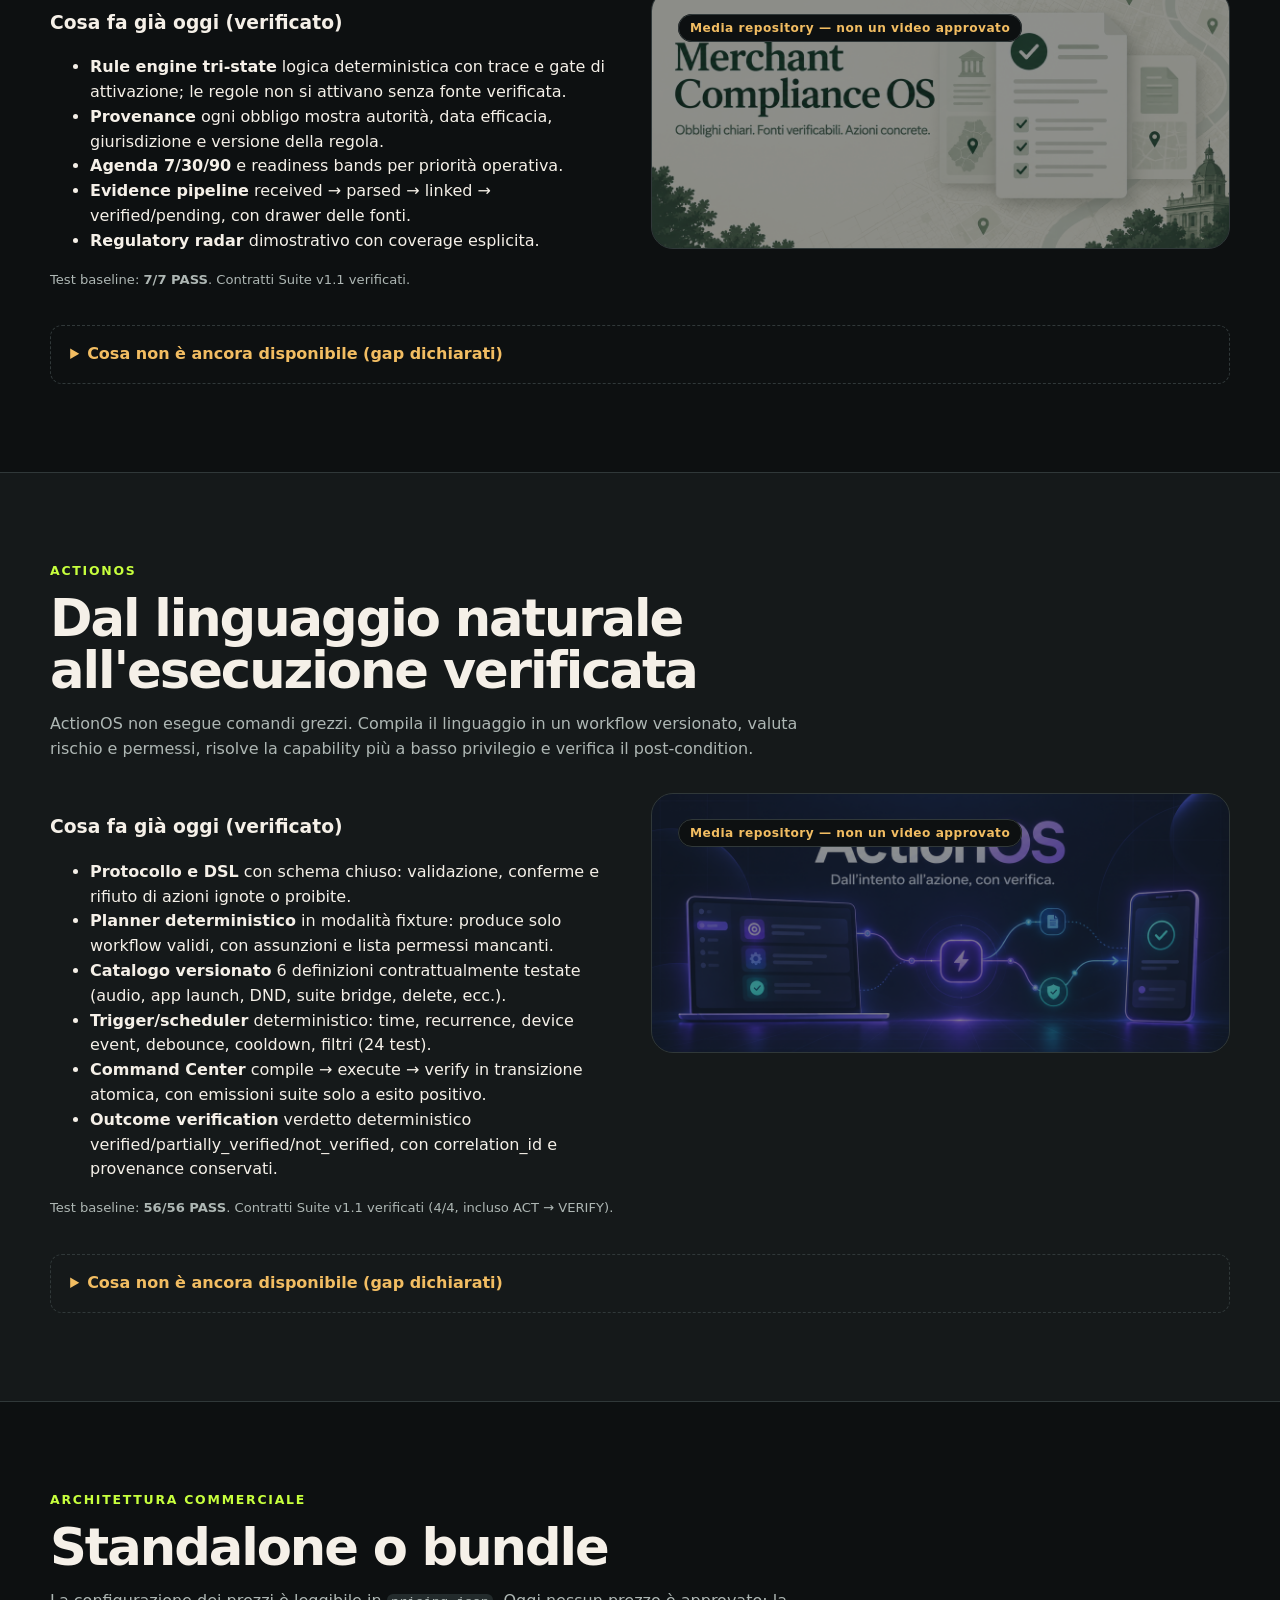
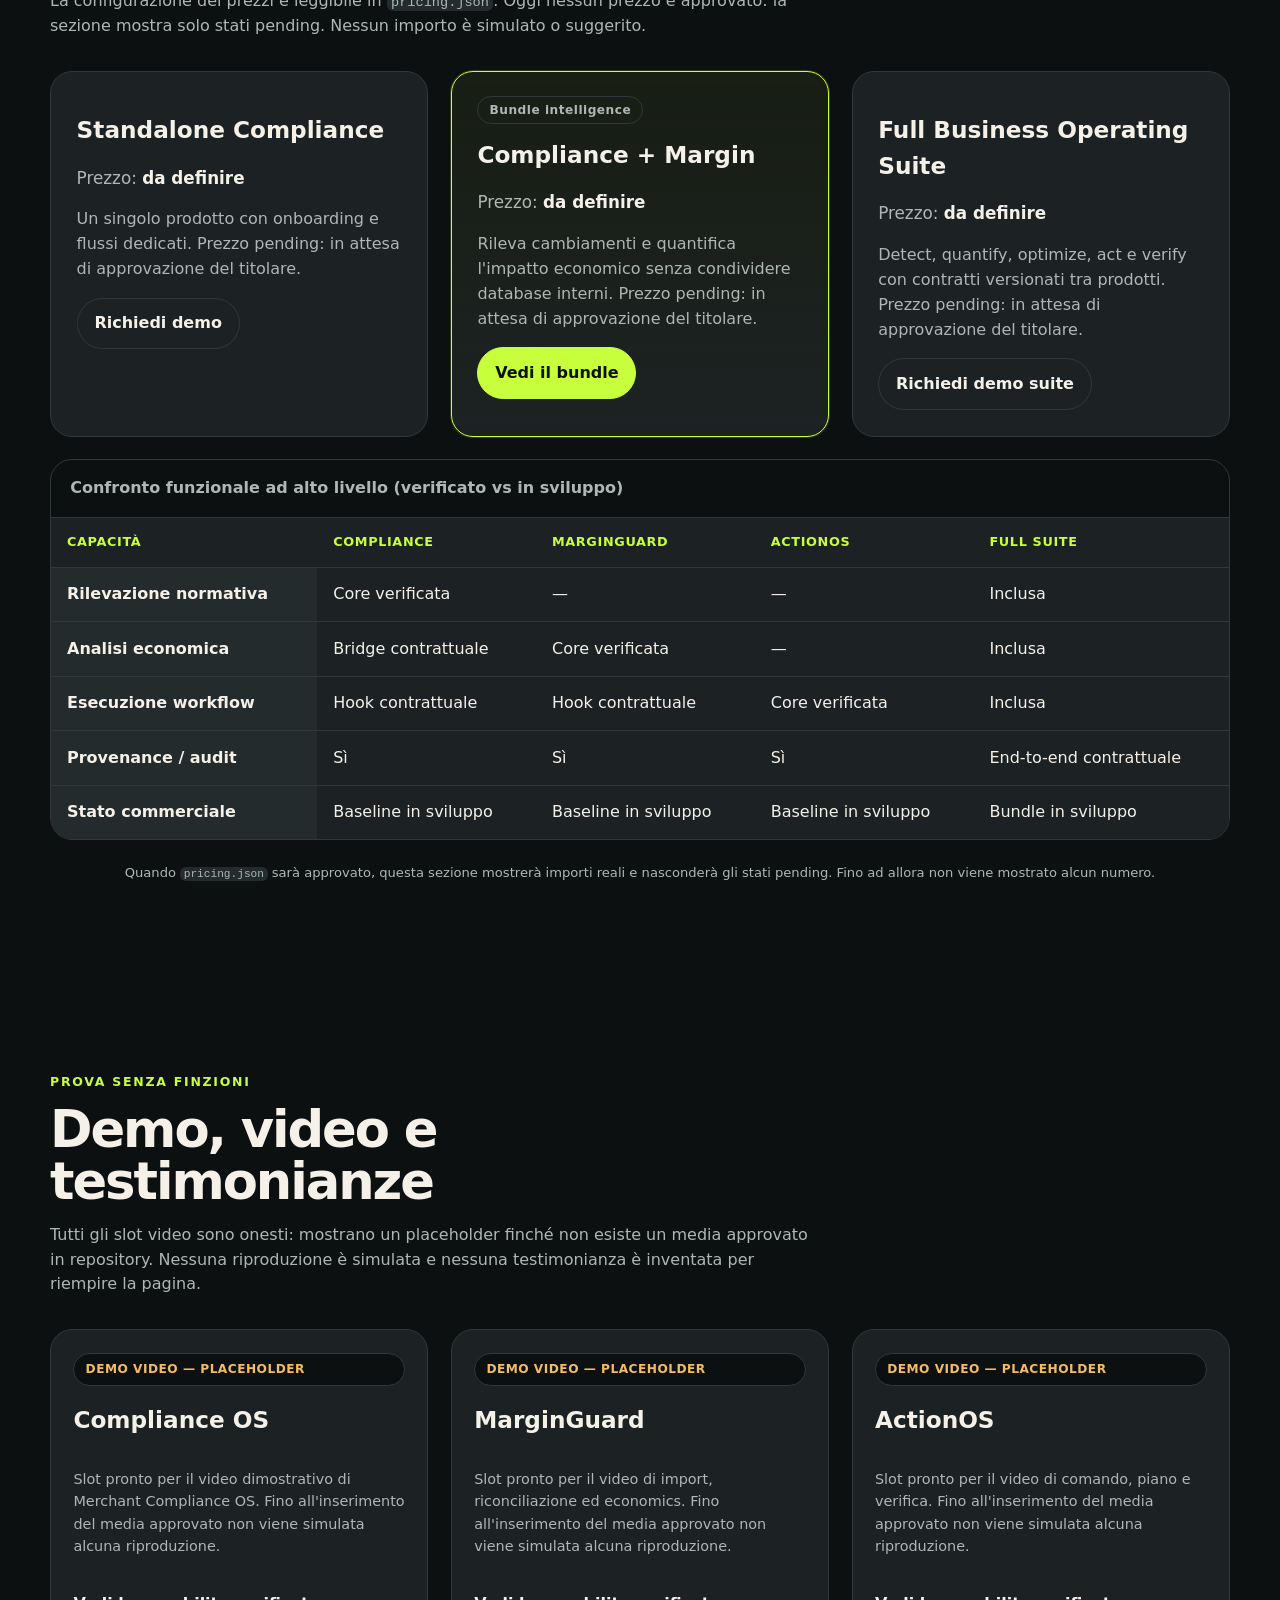
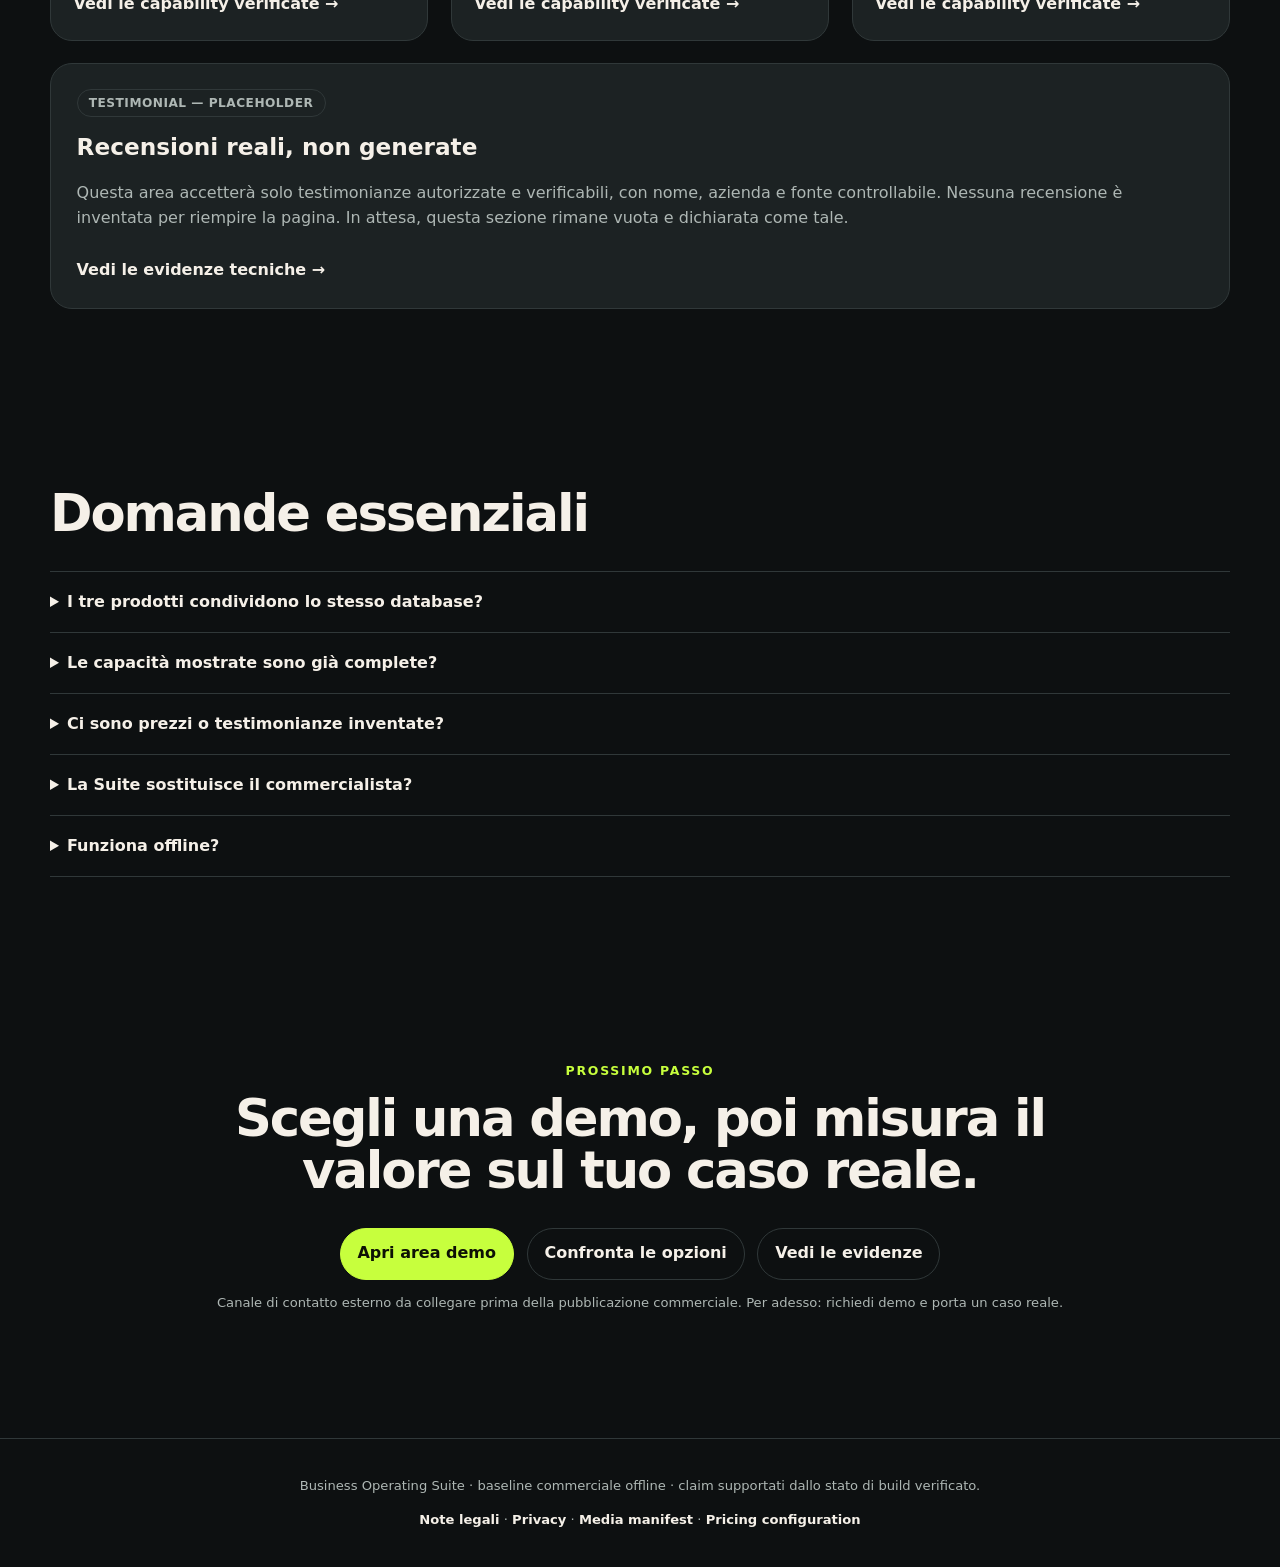
<file: landing/index.html>
<!doctype html>
<html lang="it">
<head>
  <base href="/">
  <meta charset="utf-8">
  <meta name="viewport" content="width=device-width, initial-scale=1">
  <meta http-equiv="Content-Security-Policy" content="default-src 'self'; script-src 'none'; style-src 'self' 'unsafe-inline'">
  <meta name="robots" content="index,follow">
  <title>Business Operating Suite — Detect. Quantify. Act. Verify.</title>
  <meta name="description" content="Business Operating Suite: Merchant Compliance OS rileva obblighi e scadenze con provenienza; MarginGuard quantifica impatto economico e scenari; ActionOS esegue workflow deterministici verificabili. Tre prodotti separati, un ciclo operativo.">
  <meta name="keywords" content="compliance, margine, automazione, PMI, merchant, obblighi, scadenze, economia, workflow">
  <link rel="canonical" href="index.html">
  <link rel="icon" href="favicon.svg" type="image/svg+xml">
  <link rel="alternate" href="privacy.html" hreflang="it" type="text/html" title="Informativa sulla privacy">
  <link rel="alternate" href="legal.html" hreflang="it" type="text/html" title="Chi siamo e note legali">
  <meta property="og:type" content="website">
  <meta property="og:title" content="Business Operating Suite — Detect. Quantify. Act. Verify.">
  <meta property="og:description" content="Tre prodotti separati e integrabili chiudono il ciclo operativo DETECT → QUANTIFY → OPTIMIZE → ACT → VERIFY.">
  <meta property="og:image" content="media/hero_suite.png">
  <meta property="og:image:width" content="1200">
  <meta property="og:image:height" content="630">
  <meta property="og:locale" content="it_IT">
  <meta name="twitter:card" content="summary_large_image">
  <meta name="twitter:title" content="Business Operating Suite">
  <meta name="twitter:description" content="Compliance, marginalità e automazione in un unico ciclo operativo verificabile.">
  <meta name="twitter:image" content="media/hero_suite.png">
  <link rel="stylesheet" href="styles.css">
</head>
<body>
<a class="skip-link" href="#main">Vai al contenuto principale</a>
<header class="site-header" id="top">
  <a class="brand" href="#top" aria-label="Business Operating Suite, torna all'inizio">Business Operating Suite</a>
  <nav aria-label="Navigazione principale">
    <a href="#products">Prodotti</a>
    <a href="#workflow">Ciclo</a>
    <a href="#plans">Piani</a>
    <a href="#demo">Demo</a>
    <a href="legal.html">Note legali</a>
    <a href="privacy.html">Privacy</a>
  </nav>
</header>
<main id="main">
  <section class="hero" id="hero">
    <div class="hero-media">
      <img src="media/hero_suite.png" aria-label="Media repository - visuale di insieme della Suite" alt="Visuale di insieme della Business Operating Suite - tre prodotti in un unico ciclo operativo">
    </div>
    <div class="hero-copy">
      <p class="eyebrow">Operating intelligence per PMI, merchant e professionisti</p>
      <h1>Rileva ciò che conta. Misura l'impatto. Esegui azioni verificabili.</h1>
      <p class="lead">Tre prodotti separati e integrabili chiudono il ciclo <strong>DETECT → QUANTIFY → OPTIMIZE → ACT → VERIFY</strong>, mantenendo provenienza, stato e limiti visibili. Nessun dato inventato: ciò che è verificato è contrassegnato, ciò che manca è dichiarato.</p>
      <div class="hero-actions">
        <a class="btn primary" href="#products">Scopri la suite</a>
        <a class="btn secondary" href="#demo">Richiedi demo</a>
      </div>
      <div class="trust-strip" aria-label="Stato verificato della baseline">
        <span>Baseline testata</span><span>Claim tracciabili</span><span>Nessuna prova inventata</span><span>Prezzi da definire</span>
      </div>
    </div>
  </section>
  <section class="section surface" id="products" aria-labelledby="products-title">
    <div class="section-head">
      <p class="eyebrow">Tre prodotti, un ciclo</p>
      <h2 id="products-title">Scegli il punto da cui partire</h2>
      <p>Ogni prodotto è separatamente deployabile e vendibile. L'integrazione aviene solo attraverso contratti/API/eventi versionati, mai con database condivisi.</p>
    </div>
    <div class="grid three product-grid">
      <article class="product compliance" aria-labelledby="prod-compliance">
        <span class="tag">DETECT</span>
        <h3 id="prod-compliance">Merchant Compliance OS</h3>
        <p>Trasforma profilo impresa, territorio, scadenze ed evidenze in una vista operativa con provenienza esplicita e logica <code>UNKNOWN</code> quando i dati non bastano. Non è un motore di ricerca normativa: calcola applicabilità, deadline e ciò che manca.</p>
        <ul>
          <li>Readiness e agenda 7/30/90 giorni</li>
          <li>Provenance e rule gating tri-state</li>
          <li>Regulatory radar dimostrativo</li>
          <li>Evidenza e drawer delle fonti</li>
        </ul>
        <a class="text-link" href="/products/merchant-compliance/">Apri pagina prodotto →</a>
      </article>
      <article class="product margin" aria-labelledby="prod-margin">
        <span class="tag">QUANTIFY + OPTIMIZE</span>
        <h3 id="prod-margin">MarginGuard</h3>
        <p>Collega dati di acquisto, vendite, inventario e costi a modelli economici deterministici, separando osservato, stimato e scenario. Non stima margini a favore di popolari: mostra dove si perde e dove si può guadagnare.</p>
        <ul>
          <li>Import CSV/XLSX/FatturaPA locale</li>
          <li>Boundary autenticato prepare→preview→validate→execute</li>
          <li>Varianze, ROI, payback, NPV</li>
          <li>Scenario e opportunity scoring</li>
        </ul>
        <a class="text-link" href="/products/marginguard/">Apri pagina prodotto →</a>
      </article>
      <article class="product action" aria-labelledby="prod-action">
        <span class="tag">ACT</span>
        <h3 id="prod-action">ActionOS</h3>
        <p>Converte workflow approvati in azioni deterministiche con capability check, permessi, conferme e verifica dell'esecuzione. NLP non esegue comandi: compila, valuta rischio, poi esegue solo ciò che è dichiarato.</p>
        <ul>
          <li>Protocollo e DSL testati</li>
          <li>Planner deterministico (modalità fixture)</li>
          <li>Catalogo versionato di azioni</li>
          <li>Command Center e verifica outcome</li>
        </ul>
        <a class="text-link" href="/products/actionos/">Apri pagina prodotto →</a>
      </article>
    </div>
  </section>
  <section class="section" id="workflow" aria-labelledby="workflow-title">
    <div class="section-head">
      <p class="eyebrow">Closed loop</p>
      <h2 id="workflow-title">Dalla variazione all'azione verificata</h2>
      <p>Il ciclo non è una metafora: ogni prodotto conserva la propria evidenza e i prodotti si scambiano contratti versionati, mai database.</p>
    </div>
    <ol class="flow">
      <li><span>01</span><strong>Detect</strong><p>Compliance identifica applicabilità, scadenze ed evidenze per profilo e territorio.</p></li>
      <li><span>02</span><strong>Quantify</strong><p>MarginGuard misura impatto economico, varianza e variabilità.</p></li>
      <li><span>03</span><strong>Optimize</strong><p>Le opportunità vengono ordinate con assunzioni visibili e confidenza esplicita.</p></li>
      <li><span>04</span><strong>Act</strong><p>ActionOS esegue soltanto workflow e capability consentiti, con conferme coerenti al rischio.</p></li>
      <li><span>05</span><strong>Verify</strong><p>Ogni prodotto conserva la propria evidenza di risultato; il successo esecutivo non equivale a quello economico o legale.</p></li>
    </ol>
  </section>

  <section class="section surface" id="verified" aria-labelledby="verified-title">
    <div class="section-head">
      <p class="eyebrow">Evidenza prima del marketing</p>
      <h2 id="verified-title">Cosa è verificato oggi</h2>
      <p>La landing distingue ciò che funziona già da ciò che è ancora in sviluppo. Nessun numero è inventato per riempire una sezione.</p>
    </div>
    <div class="grid three">
      <article class="evidence">
        <span class="kicker">MarginGuard</span>
        <strong>42/42 test baseline PASS</strong>
        <p>Ingestion CSV/XLSX/FatturaPA, boundary autenticato, economics core, scenario demo e contratti suite verificati.</p>
        <small>Gap dichiarati: auth provider reale, job/storage produzione, benchmark esterni, vertical pack e outcome verification.</small>
      </article>
      <article class="evidence">
        <span class="kicker">Merchant Compliance OS</span>
        <strong>7/7 test baseline PASS</strong>
        <p>Rule engine tri-state, provenance, agenda demo, radar e contratti suite verificati.</p>
        <small>Gap dichiarati: tenancy/auth, fonti live, rule pack approvati, workflow documentale e app native.</small>
      </article>
      <article class="evidence">
        <span class="kicker">ActionOS</span>
        <strong>56/56 test baseline PASS</strong>
        <p>Protocollo/DSL, catalogo seed, planner deterministico, trigger/scheduler, Command Center, outcome verification e contratti suite verificati.</p>
        <small>Gap dichiarati: agenti nativi, auth cloud, scheduler distribuito, voice invocation e catalogo commerciale esteso.</small>
      </article>
    </div>
  </section>
  <section class="section surface" id="marginguard" aria-labelledby="mg-title">
    <div class="section-head">
      <p class="eyebrow">MarginGuard</p>
      <h2 id="mg-title">Dove si perde margine e dove si può recuperarlo</h2>
      <p>MarginGuard non è un dashboard di margine generico. Parte dai dati del tuo operato e ricostruisce la catena causale: importa → mappa → canonicalizza → calcola → scenarizza.</p>
    </div>
    <div class="grid two product-detail">
      <div>
        <h3 id="mg-verified">Cosa fa già oggi (verificato)</h3>
        <ul>
          <li><strong>Ingestione locale</strong> CSV, XLSX e FatturaPA con parser limitati, validazione MIME/magic e hash di deduplicazione.</li>
          <li><strong>Boundary autenticato</strong> prepare → preview → validate → execute: preview e validate non scrivono nel database; execute richiede ruolo write e rilascia i byte dopo la persistenza.</li>
          <li><strong>Isolamento tenant</strong> ogni errore, quarantena e run è scope-to-tenant; reimport è idempotente sul content-hash.</li>
          <li><strong>Economia deterministica</strong> costo unitario, consumo teorico vs reale, varianza, contribuzione, ROI, payback e NPV.</li>
          <li><strong>Scenario engine</strong> interattivo e deterministico su riduzione spreco, prezzo, fornitore e mix, con orizzonti corto/medio/lungo.</li>
        </ul>
        <p class="micro">Test baseline: <strong>42/42 PASS</strong>. Contratti Suite v1.1 verificati.</p>
      </div>
      <div class="media-slot">
        <img src="media/marginguard.png" alt="Signature visual MarginGuard - pannello economico">
        <span class="placeholder-label">Media repository — non un video approvato</span>
      </div>
    </div>
    <details class="gap-disclosure">
      <summary>Cosa non è ancora disponibile (gap dichiarati)</summary>
      <p>Adapter HTTP/auth provider reale, blob/job runner di produzione, benchmark esterni live, catalog matching completo, vertical pack e outcome verification economica. Nessuno di questi elementi è rappresentato come già funzionante.</p>
    </details>
  </section>

  <section class="section" id="compliance" aria-labelledby="co-title">
    <div class="section-head">
      <p class="eyebrow">Merchant Compliance OS</p>
      <h2 id="co-title">Quando vale la pena controllare e cosa manca</h2>
      <p>Non è un motore di ricerca normativa. Calcola <em>applicabilità</em> per profilo, territorio e scadenze, e restituisce <code>UNKNOWN</code> quando i dati non bastano, invece di inventare una risposta.</p>
    </div>
    <div class="grid two product-detail">
      <div>
        <h3 id="co-verified">Cosa fa già oggi (verificato)</h3>
        <ul>
          <li><strong>Rule engine tri-state</strong> logica deterministica con trace e gate di attivazione; le regole non si attivano senza fonte verificata.</li>
          <li><strong>Provenance</strong> ogni obbligo mostra autorità, data efficacia, giurisdizione e versione della regola.</li>
          <li><strong>Agenda 7/30/90</strong> e readiness bands per priorità operativa.</li>
          <li><strong>Evidence pipeline</strong> received → parsed → linked → verified/pending, con drawer delle fonti.</li>
          <li><strong>Regulatory radar</strong> dimostrativo con coverage esplicita.</li>
        </ul>
        <p class="micro">Test baseline: <strong>7/7 PASS</strong>. Contratti Suite v1.1 verificati.</p>
      </div>
      <div class="media-slot">
        <img src="media/compliance.png" alt="Signature visual Merchant Compliance OS - mappa di conformità">
        <span class="placeholder-label">Media repository — non un video approvato</span>
      </div>
    </div>
    <details class="gap-disclosure">
      <summary>Cosa non è ancora disponibile (gap dichiarati)</summary>
      <p>Tenancy/auth, fonti live e rule pack approvati, workflow documentale completo, monitoraggio normativo e app native. Il prodotto fornisce operatività e provenienza, non pareri legali.</p>
    </details>
  </section>
  <section class="section surface" id="actionos" aria-labelledby="ao-title">
    <div class="section-head">
      <p class="eyebrow">ActionOS</p>
      <h2 id="ao-title">Dal linguaggio naturale all'esecuzione verificata</h2>
      <p>ActionOS non esegue comandi grezzi. Compila il linguaggio in un workflow versionato, valuta rischio e permessi, risolve la capability più a basso privilegio e verifica il post-condition.</p>
    </div>
    <div class="grid two product-detail">
      <div>
        <h3 id="ao-verified">Cosa fa già oggi (verificato)</h3>
        <ul>
          <li><strong>Protocollo e DSL</strong> con schema chiuso: validazione, conferme e rifiuto di azioni ignote o proibite.</li>
          <li><strong>Planner deterministico</strong> in modalità fixture: produce solo workflow validi, con assunzioni e lista permessi mancanti.</li>
          <li><strong>Catalogo versionato</strong> 6 definizioni contrattualmente testate (audio, app launch, DND, suite bridge, delete, ecc.).</li>
          <li><strong>Trigger/scheduler</strong> deterministico: time, recurrence, device event, debounce, cooldown, filtri (24 test).</li>
          <li><strong>Command Center</strong> compile → execute → verify in transizione atomica, con emissioni suite solo a esito positivo.</li>
          <li><strong>Outcome verification</strong> verdetto deterministico verified/partially_verified/not_verified, con correlation_id e provenance conservati.</li>
        </ul>
        <p class="micro">Test baseline: <strong>56/56 PASS</strong>. Contratti Suite v1.1 verificati (4/4, incluso ACT → VERIFY).</p>
      </div>
      <div class="media-slot">
        <img src="media/actionos_signature.png" alt="Signature visual ActionOS - grafo esecutivo">
        <span class="placeholder-label">Media repository — non un video approvato</span>
      </div>
    </div>
    <details class="gap-disclosure">
      <summary>Cosa non è ancora disponibile (gap dichiarati)</summary>
      <p>Agenti nativi Windows/Android, auth cloud e persistenza, scheduler distribuito, voice invocation, catalogo commerciale esteso e trasporto eventi reale. L'esecuzione successiva non viene presentata come già disponibile.</p>
    </details>
  </section>

  <section class="section" id="plans" aria-labelledby="plans-title">
    <div class="section-head">
      <p class="eyebrow">Architettura commerciale</p>
      <h2 id="plans-title">Standalone o bundle</h2>
      <p>La configurazione dei prezzi è leggibile in <code>pricing.json</code>. Oggi nessun prezzo è approvato: la sezione mostra solo stati pending. Nessun importo è simulato o suggerito.</p>
    </div>
    <div class="grid three plan-grid" data-pricing="pending">
      <article class="plan" aria-labelledby="plan-standalone-compliance">
        <h3 id="plan-standalone-compliance">Standalone Compliance</h3>
        <p class="price">Prezzo: <strong>da definire</strong></p>
        <p>Un singolo prodotto con onboarding e flussi dedicati. Prezzo pending: in attesa di approvazione del titolare.</p>
        <a class="btn secondary" href="#demo">Richiedi demo</a>
      </article>
      <article class="plan featured" aria-labelledby="plan-bundle-intelligence">
        <span class="tag">Bundle intelligence</span>
        <h3 id="plan-bundle-intelligence">Compliance + Margin</h3>
        <p class="price">Prezzo: <strong>da definire</strong></p>
        <p>Rileva cambiamenti e quantifica l'impatto economico senza condividere database interni. Prezzo pending: in attesa di approvazione del titolare.</p>
        <a class="btn primary" href="#demo">Vedi il bundle</a>
      </article>
      <article class="plan" aria-labelledby="plan-full-suite">
        <h3 id="plan-full-suite">Full Business Operating Suite</h3>
        <p class="price">Prezzo: <strong>da definire</strong></p>
        <p>Detect, quantify, optimize, act e verify con contratti versionati tra prodotti. Prezzo pending: in attesa di approvazione del titolare.</p>
        <a class="btn secondary" href="#demo">Richiedi demo suite</a>
      </article>
    </div>
    <div class="table-wrap"><table>
      <caption>Confronto funzionale ad alto livello (verificato vs in sviluppo)</caption>
      <thead>
        <tr><th scope="col">Capacità</th><th scope="col">Compliance</th><th scope="col">MarginGuard</th><th scope="col">ActionOS</th><th scope="col">Full Suite</th></tr>
      </thead>
      <tbody>
        <tr><th scope="row">Rilevazione normativa</th><td>Core verificata</td><td>—</td><td>—</td><td>Inclusa</td></tr>
        <tr><th scope="row">Analisi economica</th><td>Bridge contrattuale</td><td>Core verificata</td><td>—</td><td>Inclusa</td></tr>
        <tr><th scope="row">Esecuzione workflow</th><td>Hook contrattuale</td><td>Hook contrattuale</td><td>Core verificata</td><td>Inclusa</td></tr>
        <tr><th scope="row">Provenance / audit</th><td>Sì</td><td>Sì</td><td>Sì</td><td>End-to-end contrattuale</td></tr>
        <tr><th scope="row">Stato commerciale</th><td>Baseline in sviluppo</td><td>Baseline in sviluppo</td><td>Baseline in sviluppo</td><td>Bundle in sviluppo</td></tr>
      </tbody>
    </table></div>
    <p class="micro pricing-note">Quando <code>pricing.json</code> sarà approvato, questa sezione mostrerà importi reali e nasconderà gli stati pending. Fino ad allora non viene mostrato alcun numero.</p>
  </section>
  <section class="section" id="demo" aria-labelledby="demo-title">
    <div class="section-head">
      <p class="eyebrow">Prova senza finzioni</p>
      <h2 id="demo-title">Demo, video e testimonianze</h2>
      <p>Tutti gli slot video sono onesti: mostrano un placeholder finché non esiste un media approvato in repository. Nessuna riproduzione è simulata e nessuna testimonianza è inventata per riempire la pagina.</p>
    </div>
    <div class="grid three demo-grid">
      <article class="media-slot" aria-labelledby="demo-compliance">
        <span class="placeholder-label">DEMO VIDEO — PLACEHOLDER</span>
        <h3 id="demo-compliance">Compliance OS</h3>
        <p>Slot pronto per il video dimostrativo di Merchant Compliance OS. Fino all'inserimento del media approvato non viene simulata alcuna riproduzione.</p>
        <a class="text-link" href="#compliance">Vedi le capability verificate →</a>
      </article>
      <article class="media-slot" aria-labelledby="demo-margin">
        <span class="placeholder-label">DEMO VIDEO — PLACEHOLDER</span>
        <h3 id="demo-margin">MarginGuard</h3>
        <p>Slot pronto per il video di import, riconciliazione ed economics. Fino all'inserimento del media approvato non viene simulata alcuna riproduzione.</p>
        <a class="text-link" href="#marginguard">Vedi le capability verificate →</a>
      </article>
      <article class="media-slot" aria-labelledby="demo-actionos">
        <span class="placeholder-label">DEMO VIDEO — PLACEHOLDER</span>
        <h3 id="demo-actionos">ActionOS</h3>
        <p>Slot pronto per il video di comando, piano e verifica. Fino all'inserimento del media approvato non viene simulata alcuna riproduzione.</p>
        <a class="text-link" href="#actionos">Vedi le capability verificate →</a>
      </article>
    </div>
    <article class="media-slot testimonial" aria-labelledby="testimonial-title">
      <span class="placeholder-label">TESTIMONIAL — PLACEHOLDER</span>
      <h3 id="testimonial-title">Recensioni reali, non generate</h3>
      <p>Questa area accetterà solo testimonianze autorizzate e verificabili, con nome, azienda e fonte controllabile. Nessuna recensione è inventata per riempire la pagina. In attesa, questa sezione rimane vuota e dichiarata come tale.</p>
      <a class="text-link" href="#verified">Vedi le evidenze tecniche →</a>
    </article>
  </section>

  <section class="section faq" aria-labelledby="faq-title">
    <div class="section-head"><h2 id="faq-title">Domande essenziali</h2></div>
    <details><summary>I tre prodotti condividono lo stesso database?</summary><p>No. Restano separatamente deployabili e vendibili. Comunicano attraverso contratti/API/eventi versionati (SUITE_INTEROPERABILITY_CONTRACT_FINAL v1.1). Nessun database interno è condiviso.</p></details>
    <details><summary>Le capacità mostrate sono già complete?</summary><p>No. La pagina distingue baseline verificata (con numeri di test reali), capacità in sviluppo (gap dichiarati) e placeholder commerciali (prezzi, video, testimonianze).</p></details>
    <details><summary>Ci sono prezzi o testimonianze inventate?</summary><p>No. I prezzi sono leggibili in <code>pricing.json</code> e oggi sono tutti in stato pending. I video e le testimonianze sono placeholder onesti finché non esistono media approvati.</p></details>
    <details><summary>La Suite sostituisce il commercialista?</summary><p>No. La Suite è un layer operativo che raccoglie dati, evidenze, scadenze, scenari e workflow in forma verificabile. Le decisioni che richiedono responsabilità e giudizio professionale restano in capo al professionista.</p></details>
    <details><summary>Funziona offline?</summary><p>Sì, questa landing è dependency-free e offline-capable: niente script esterni, niente font di rete, niente analytics. I prodotti principali hanno slice offline verificate.</p></details>
  </section>

  <section class="final-cta" aria-labelledby="cta-title">
    <p class="eyebrow">Prossimo passo</p>
    <h2 id="cta-title">Scegli una demo, poi misura il valore sul tuo caso reale.</h2>
    <div class="hero-actions">
      <a class="btn primary" href="#demo">Apri area demo</a>
      <a class="btn secondary" href="#plans">Confronta le opzioni</a>
      <a class="btn secondary" href="#verified">Vedi le evidenze</a>
    </div>
    <p class="micro">Canale di contatto esterno da collegare prima della pubblicazione commerciale. Per adesso: richiedi demo e porta un caso reale.</p>
  </section>
</main>
<footer>
  <p>Business Operating Suite · baseline commerciale offline · claim supportati dallo stato di build verificato.</p>
  <p>
    <a href="legal.html">Note legali</a> ·
    <a href="privacy.html">Privacy</a> ·
    <a href="media-manifest.json">Media manifest</a> ·
    <a href="pricing.json">Pricing configuration</a>
  </p>
</footer>
</body>
</html>
</file>
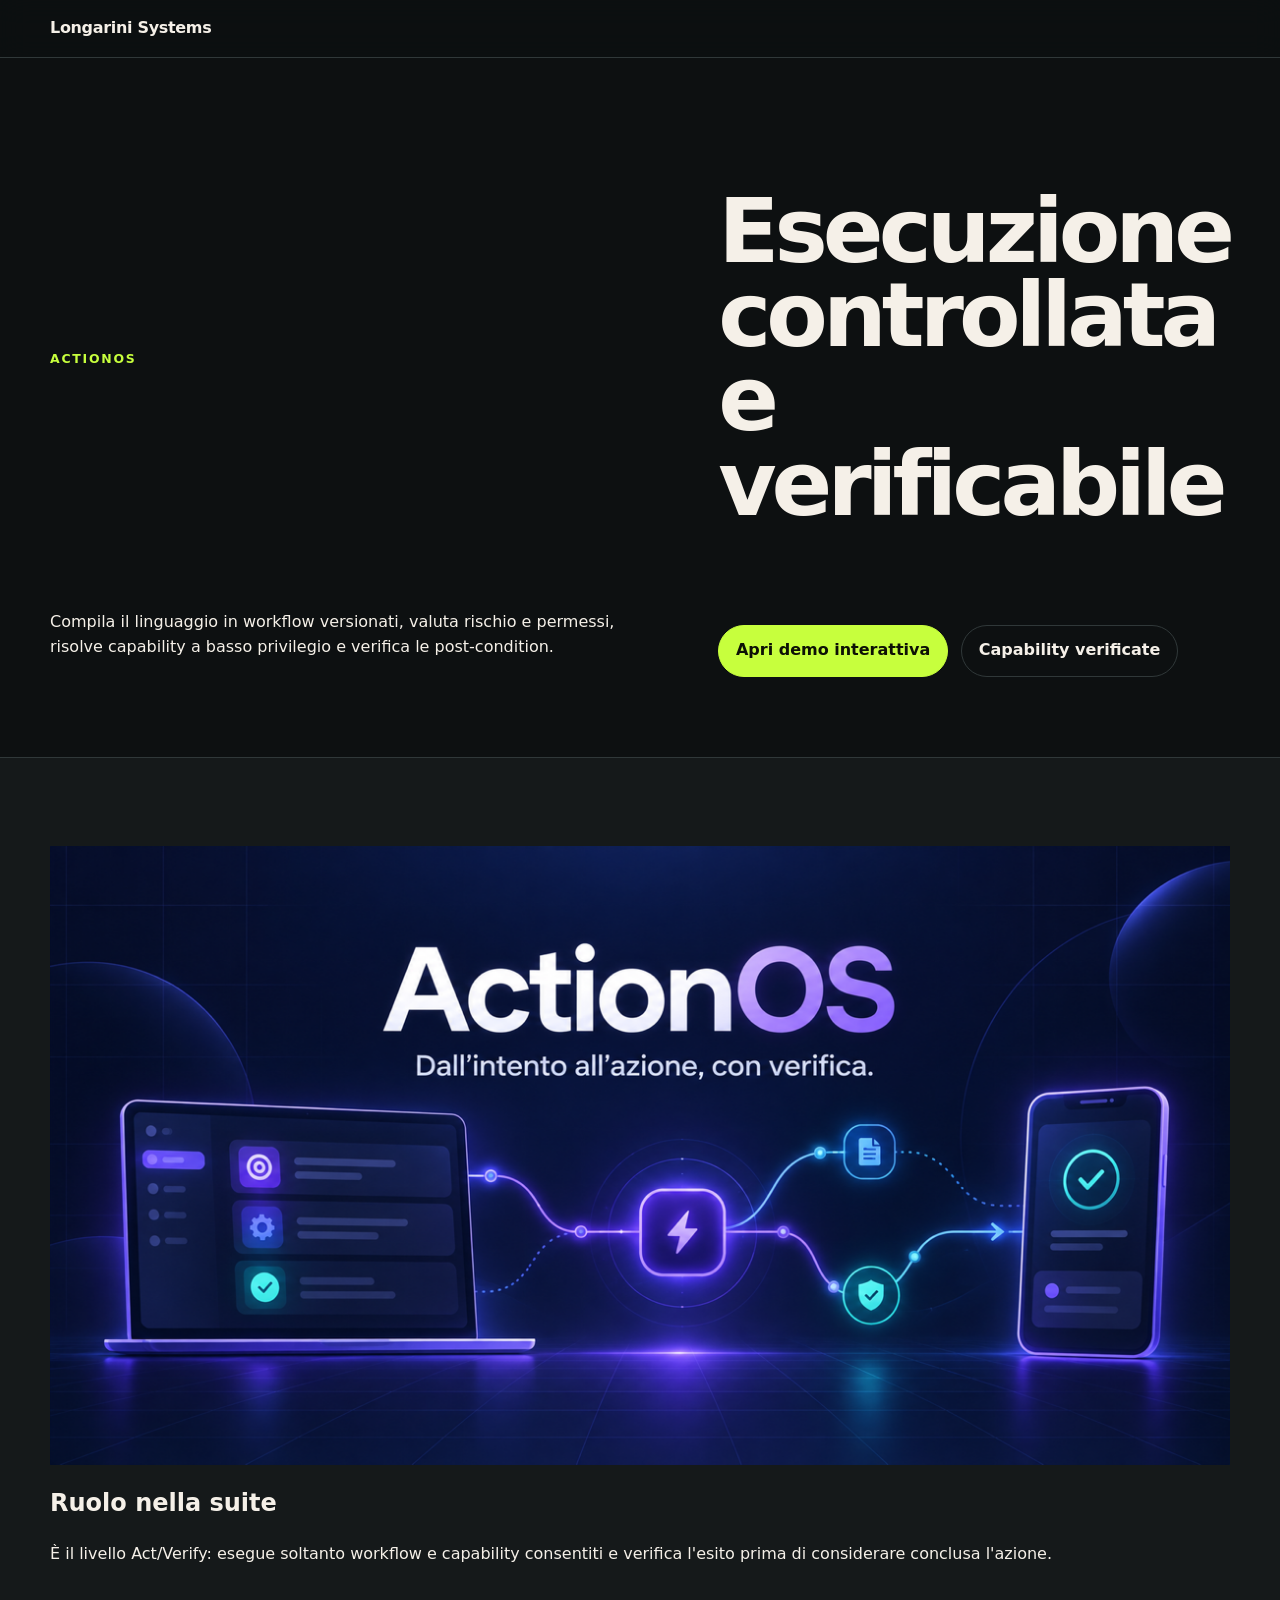
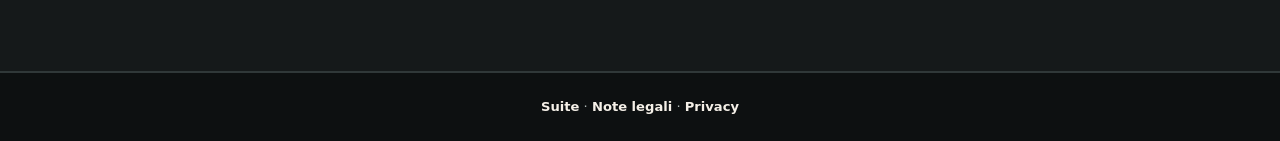
<file: products/actionos/index.html>
<!doctype html><html lang="it"><head><meta charset="utf-8"><meta name="viewport" content="width=device-width,initial-scale=1"><meta name="robots" content="index,follow"><title>ActionOS — Longarini Systems</title><meta name="description" content="ActionOS: workflow deterministici, versionati e verificabili con controllo di rischio e permessi."><link rel="canonical" href="https://longarinisystems.it/products/actionos/"><link rel="stylesheet" href="/styles.css"></head><body><header class="site-header"><div class="container"><a class="brand" href="/landing/">Longarini Systems</a></div></header><main class="container"><section class="hero"><p class="eyebrow">ActionOS</p><h1>Esecuzione controllata e verificabile</h1><p class="lede">Compila il linguaggio in workflow versionati, valuta rischio e permessi, risolve capability a basso privilegio e verifica le post-condition.</p><div class="hero-actions"><a class="btn primary" href="https://longarini-actionos.longarinisystems.workers.dev/" rel="noopener">Apri demo interattiva</a><a class="btn secondary" href="/landing/#actionos">Capability verificate</a></div></section><section class="section surface"><img src="/media/actionos_signature.png" alt="ActionOS - grafo esecutivo"><h2>Ruolo nella suite</h2><p>È il livello Act/Verify: esegue soltanto workflow e capability consentiti e verifica l'esito prima di considerare conclusa l'azione.</p></section></main><footer class="site-footer"><div class="container"><a href="/landing/">Suite</a> · <a href="/legal.html">Note legali</a> · <a href="/privacy.html">Privacy</a></div></footer></body></html>
</file>
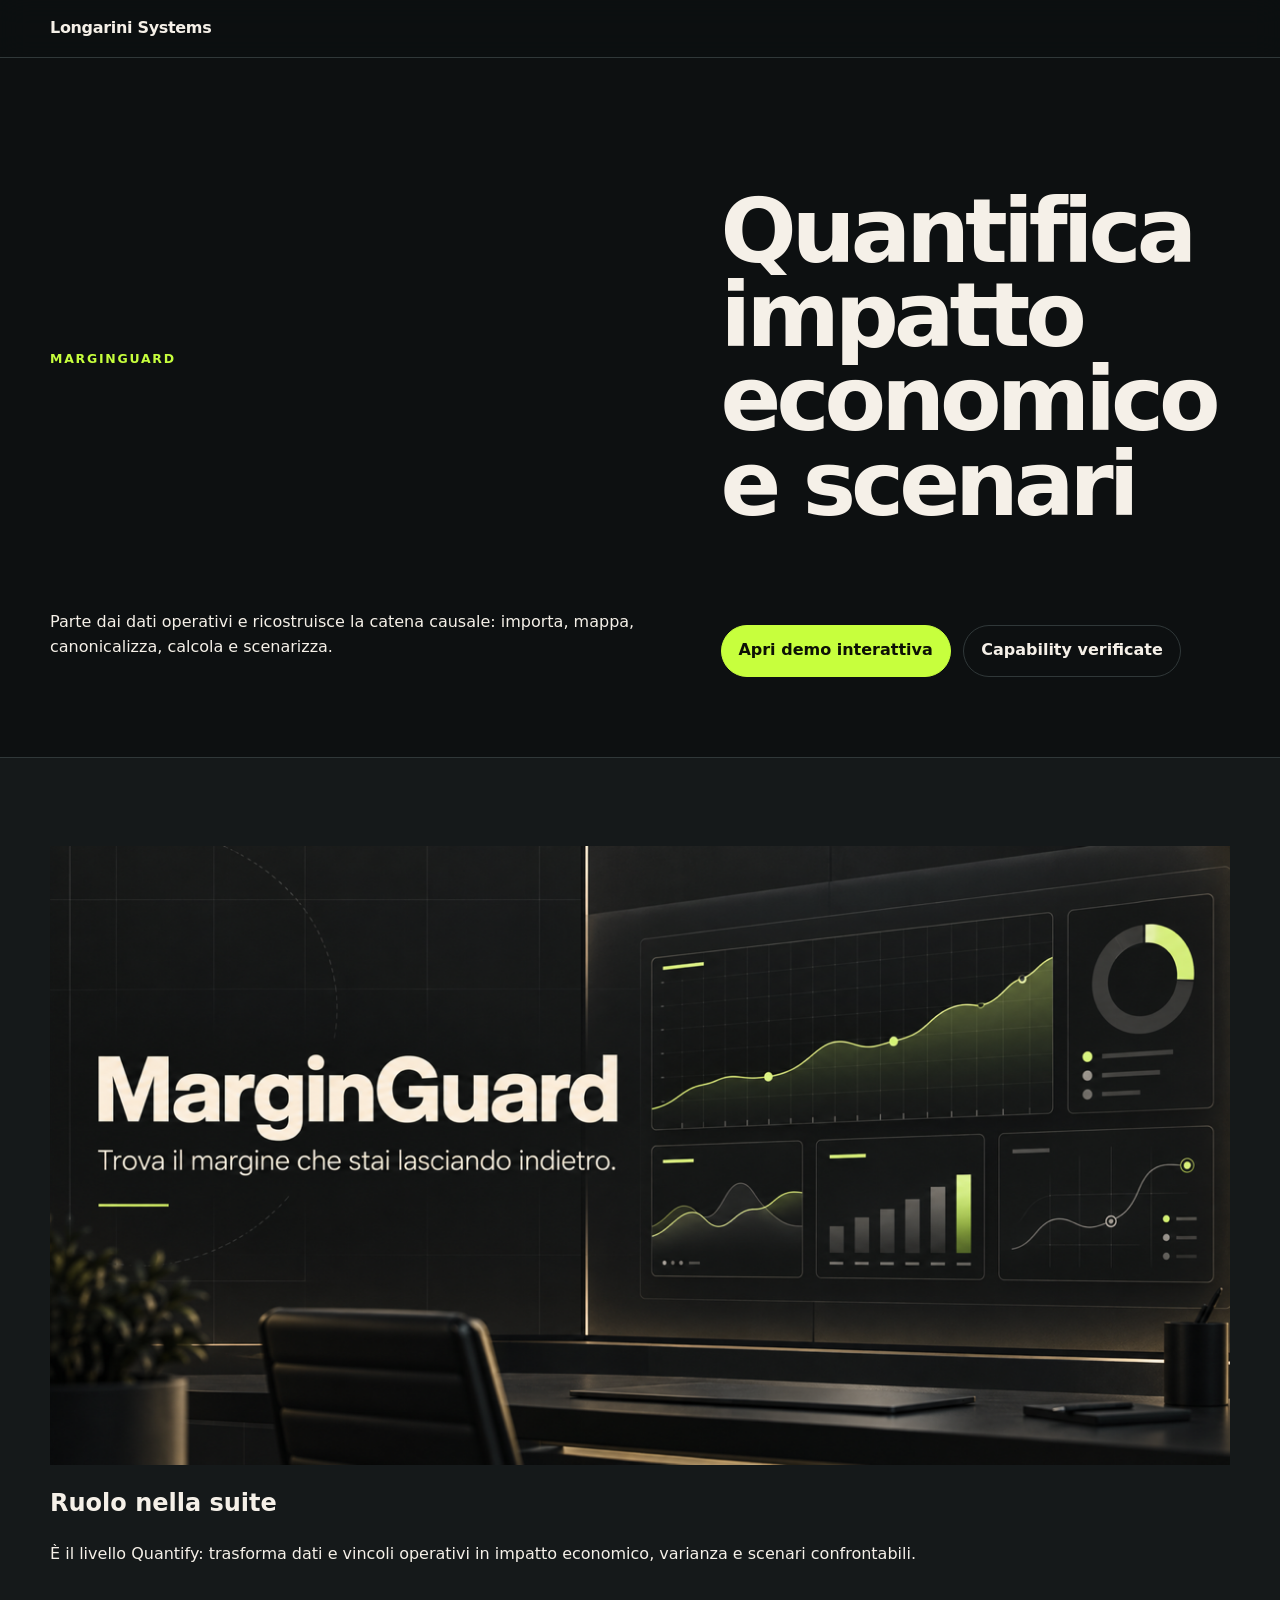
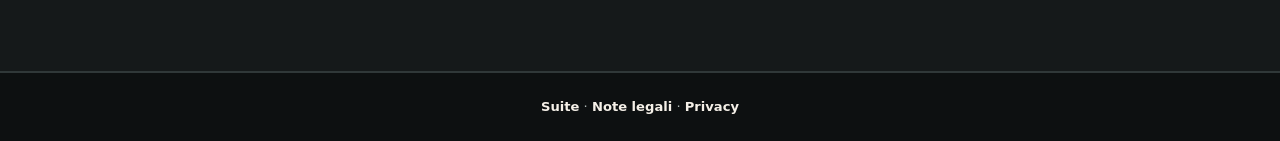
<file: products/marginguard/index.html>
<!doctype html><html lang="it"><head><meta charset="utf-8"><meta name="viewport" content="width=device-width,initial-scale=1"><meta name="robots" content="index,follow"><title>MarginGuard — Longarini Systems</title><meta name="description" content="MarginGuard: quantificazione dell'impatto economico, scenari e catena causale."><link rel="canonical" href="https://longarinisystems.it/products/marginguard/"><link rel="stylesheet" href="/styles.css"></head><body><header class="site-header"><div class="container"><a class="brand" href="/landing/">Longarini Systems</a></div></header><main class="container"><section class="hero"><p class="eyebrow">MarginGuard</p><h1>Quantifica impatto economico e scenari</h1><p class="lede">Parte dai dati operativi e ricostruisce la catena causale: importa, mappa, canonicalizza, calcola e scenarizza.</p><div class="hero-actions"><a class="btn primary" href="https://longarini-marginguard.longarinisystems.workers.dev/" rel="noopener">Apri demo interattiva</a><a class="btn secondary" href="/landing/#marginguard">Capability verificate</a></div></section><section class="section surface"><img src="/media/marginguard.png" alt="MarginGuard - pannello economico"><h2>Ruolo nella suite</h2><p>È il livello Quantify: trasforma dati e vincoli operativi in impatto economico, varianza e scenari confrontabili.</p></section></main><footer class="site-footer"><div class="container"><a href="/landing/">Suite</a> · <a href="/legal.html">Note legali</a> · <a href="/privacy.html">Privacy</a></div></footer></body></html>
</file>
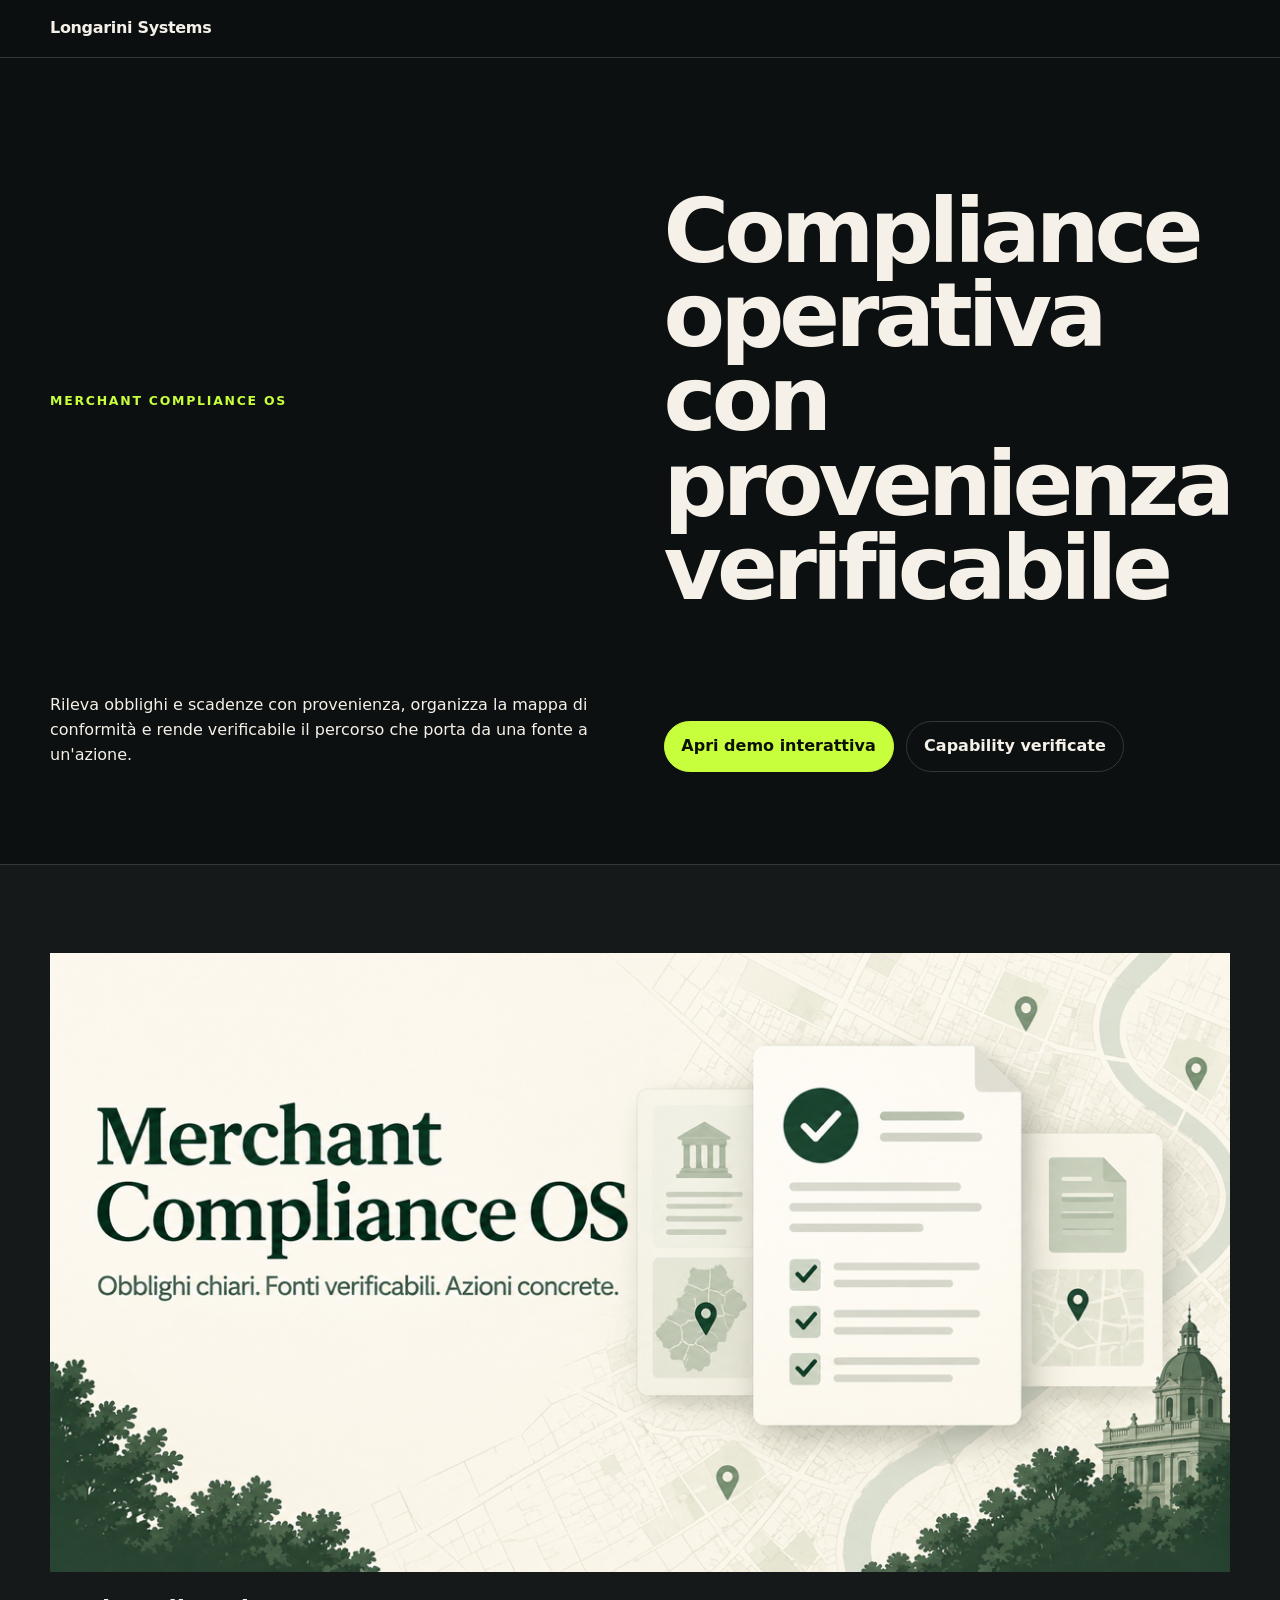
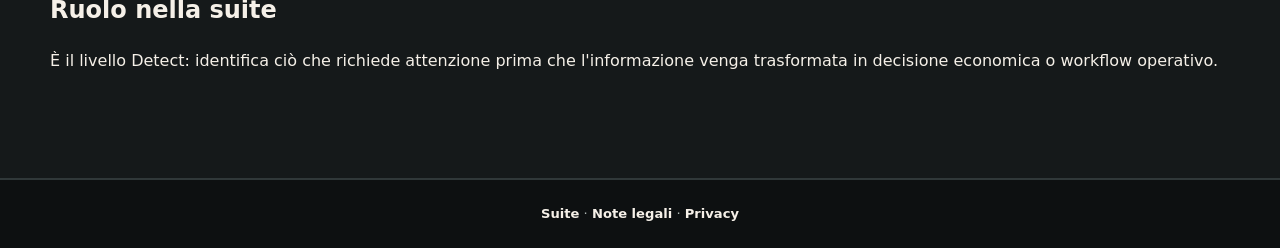
<file: products/merchant-compliance/index.html>
<!doctype html><html lang="it"><head><meta charset="utf-8"><meta name="viewport" content="width=device-width,initial-scale=1"><meta name="robots" content="index,follow"><title>Merchant Compliance OS — Longarini Systems</title><meta name="description" content="Merchant Compliance OS: rilevazione strutturata di obblighi, scadenze e provenienza."><link rel="canonical" href="https://longarinisystems.it/products/merchant-compliance/"><link rel="stylesheet" href="/styles.css"></head><body><header class="site-header"><div class="container"><a class="brand" href="/landing/">Longarini Systems</a></div></header><main class="container"><section class="hero"><p class="eyebrow">Merchant Compliance OS</p><h1>Compliance operativa con provenienza verificabile</h1><p class="lede">Rileva obblighi e scadenze con provenienza, organizza la mappa di conformità e rende verificabile il percorso che porta da una fonte a un'azione.</p><div class="hero-actions"><a class="btn primary" href="https://longarini-merchant-compliance.longarinisystems.workers.dev/" rel="noopener">Apri demo interattiva</a><a class="btn secondary" href="/landing/#compliance">Capability verificate</a></div></section><section class="section surface"><img src="/media/compliance.png" alt="Merchant Compliance OS - mappa di conformità"><h2>Ruolo nella suite</h2><p>È il livello Detect: identifica ciò che richiede attenzione prima che l'informazione venga trasformata in decisione economica o workflow operativo.</p></section></main><footer class="site-footer"><div class="container"><a href="/landing/">Suite</a> · <a href="/legal.html">Note legali</a> · <a href="/privacy.html">Privacy</a></div></footer></body></html>
</file>
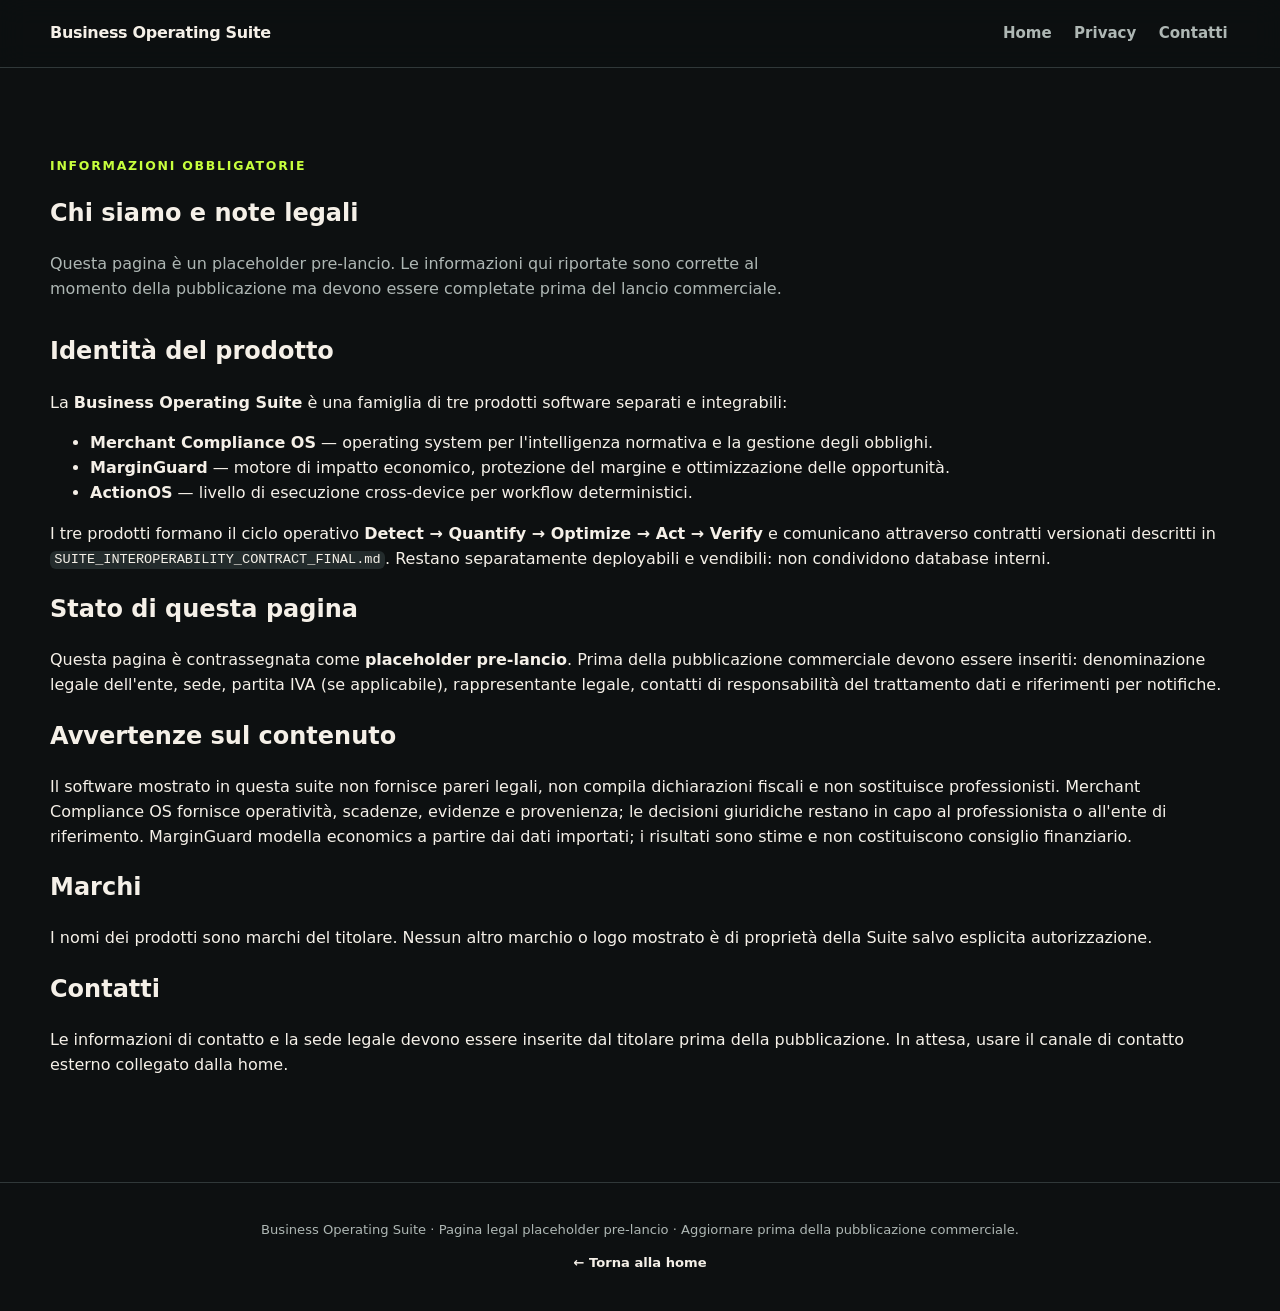
<file: legal.html>
<!doctype html>
<html lang="it">
<head>
  <meta charset="utf-8">
  <meta name="viewport" content="width=device-width, initial-scale=1">
  <meta name="robots" content="noindex">
  <title>Chi siamo — Business Operating Suite</title>
  <link rel="stylesheet" href="styles.css">
  <link rel="icon" href="favicon.svg" type="image/svg+xml">
</head>
<body>
<a class="skip-link" href="#main">Vai al contenuto</a>
<header class="site-header">
  <a class="brand" href="index.html" aria-label="Business Operating Suite, torna alla home">Business Operating Suite</a>
  <nav aria-label="Navigazione legale">
    <a href="index.html">Home</a><a href="privacy.html">Privacy</a><a href="#contatti">Contatti</a>
  </nav>
</header>
<main id="main">
  <section class="section" aria-labelledby="legal-title">
    <div class="section-head"><p class="eyebrow">Informazioni obbligatorie</p><h1 id="legal-title">Chi siamo e note legali</h1><p>Questa pagina è un placeholder pre-lancio. Le informazioni qui riportate sono corrette al momento della pubblicazione ma devono essere completate prima del lancio commerciale.</p></div>

    <h2>Identità del prodotto</h2>
    <p>La <strong>Business Operating Suite</strong> è una famiglia di tre prodotti software separati e integrabili:</p>
    <ul>
      <li><strong>Merchant Compliance OS</strong> — operating system per l'intelligenza normativa e la gestione degli obblighi.</li>
      <li><strong>MarginGuard</strong> — motore di impatto economico, protezione del margine e ottimizzazione delle opportunità.</li>
      <li><strong>ActionOS</strong> — livello di esecuzione cross-device per workflow deterministici.</li>
    </ul>
    <p>I tre prodotti formano il ciclo operativo <strong>Detect → Quantify → Optimize → Act → Verify</strong> e comunicano attraverso contratti versionati descritti in <code>SUITE_INTEROPERABILITY_CONTRACT_FINAL.md</code>. Restano separatamente deployabili e vendibili: non condividono database interni.</p>

    <h2>Stato di questa pagina</h2>
    <p>Questa pagina è contrassegnata come <strong>placeholder pre-lancio</strong>. Prima della pubblicazione commerciale devono essere inseriti: denominazione legale dell'ente, sede, partita IVA (se applicabile), rappresentante legale, contatti di responsabilità del trattamento dati e riferimenti per notifiche.</p>

    <h2>Avvertenze sul contenuto</h2>
    <p>Il software mostrato in questa suite non fornisce pareri legali, non compila dichiarazioni fiscali e non sostituisce professionisti. Merchant Compliance OS fornisce operatività, scadenze, evidenze e provenienza; le decisioni giuridiche restano in capo al professionista o all'ente di riferimento. MarginGuard modella economics a partire dai dati importati; i risultati sono stime e non costituiscono consiglio finanziario.</p>

    <h2>Marchi</h2>
    <p>I nomi dei prodotti sono marchi del titolare. Nessun altro marchio o logo mostrato è di proprietà della Suite salvo esplicita autorizzazione.</p>

    <h2>Contatti</h2>
    <p>Le informazioni di contatto e la sede legale devono essere inserite dal titolare prima della pubblicazione. In attesa, usare il canale di contatto esterno collegato dalla home.</p>
  </section>
</main>
<footer>
  <p>Business Operating Suite · Pagina legal placeholder pre-lancio · Aggiornare prima della pubblicazione commerciale.</p>
  <p><a href="index.html">← Torna alla home</a></p>
</footer>
</body>
</html>
</file>
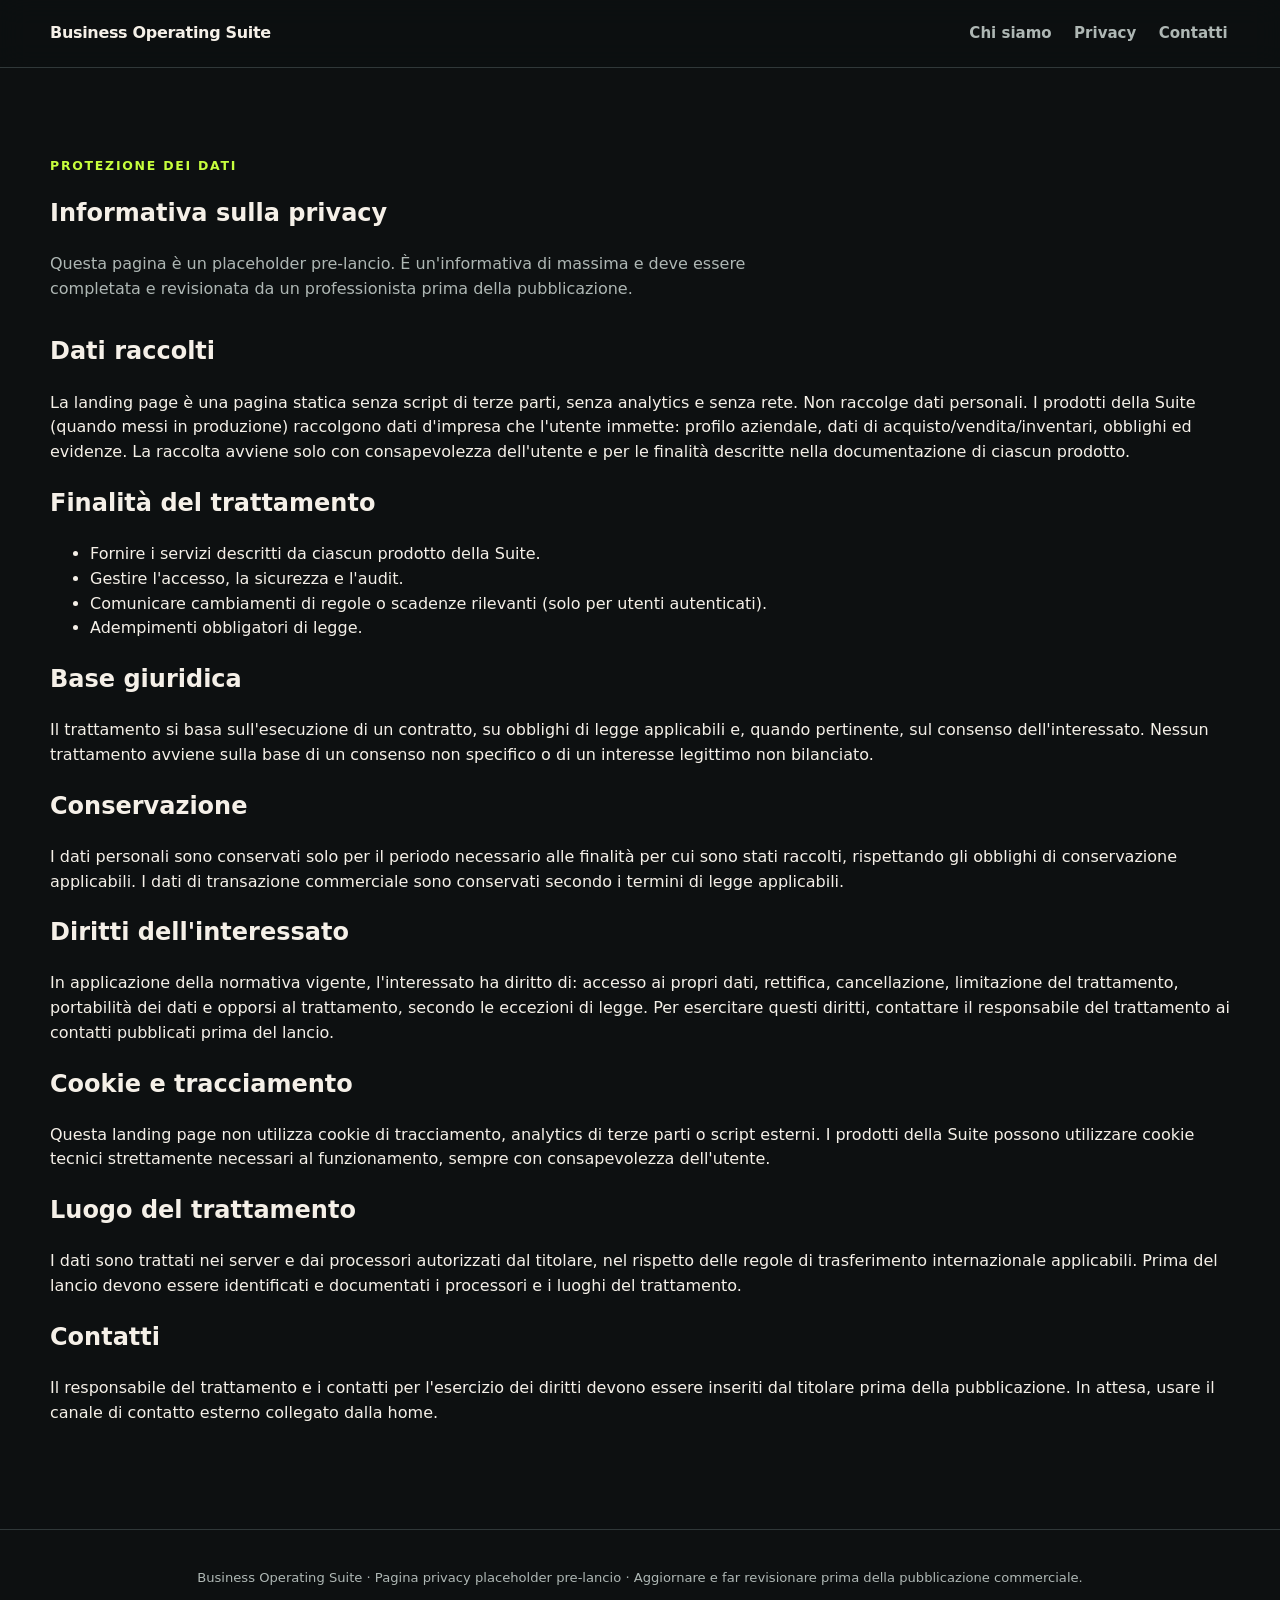
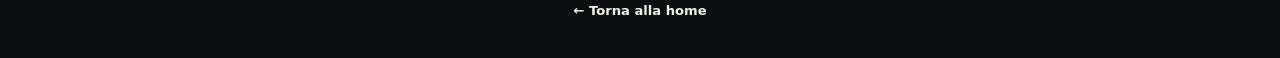
<file: privacy.html>
<!doctype html>
<html lang="it">
<head>
  <meta charset="utf-8">
  <meta name="viewport" content="width=device-width, initial-scale=1">
  <meta name="robots" content="noindex">
  <title>Privacy — Business Operating Suite</title>
  <link rel="stylesheet" href="styles.css">
  <link rel="icon" href="favicon.svg" type="image/svg+xml">
</head>
<body>
<a class="skip-link" href="#main">Vai al contenuto</a>
<header class="site-header">
  <a class="brand" href="index.html" aria-label="Business Operating Suite, torna alla home">Business Operating Suite</a>
  <nav aria-label="Navigazione legale">
    <a href="legal.html">Chi siamo</a><a href="privacy.html">Privacy</a><a href="#contatti">Contatti</a>
  </nav>
</header>
<main id="main">
  <section class="section" aria-labelledby="privacy-title">
    <div class="section-head"><p class="eyebrow">Protezione dei dati</p><h1 id="privacy-title">Informativa sulla privacy</h1><p>Questa pagina è un placeholder pre-lancio. È un'informativa di massima e deve essere completata e revisionata da un professionista prima della pubblicazione.</p></div>

    <h2>Dati raccolti</h2>
    <p>La landing page è una pagina statica senza script di terze parti, senza analytics e senza rete. Non raccolge dati personali. I prodotti della Suite (quando messi in produzione) raccolgono dati d'impresa che l'utente immette: profilo aziendale, dati di acquisto/vendita/inventari, obblighi ed evidenze. La raccolta avviene solo con consapevolezza dell'utente e per le finalità descritte nella documentazione di ciascun prodotto.</p>

    <h2>Finalità del trattamento</h2>
    <ul>
      <li>Fornire i servizi descritti da ciascun prodotto della Suite.</li>
      <li>Gestire l'accesso, la sicurezza e l'audit.</li>
      <li>Comunicare cambiamenti di regole o scadenze rilevanti (solo per utenti autenticati).</li>
      <li>Adempimenti obbligatori di legge.</li>
    </ul>

    <h2>Base giuridica</h2>
    <p>Il trattamento si basa sull'esecuzione di un contratto, su obblighi di legge applicabili e, quando pertinente, sul consenso dell'interessato. Nessun trattamento avviene sulla base di un consenso non specifico o di un interesse legittimo non bilanciato.</p>

    <h2>Conservazione</h2>
    <p>I dati personali sono conservati solo per il periodo necessario alle finalità per cui sono stati raccolti, rispettando gli obblighi di conservazione applicabili. I dati di transazione commerciale sono conservati secondo i termini di legge applicabili.</p>

    <h2>Diritti dell'interessato</h2>
    <p>In applicazione della normativa vigente, l'interessato ha diritto di: accesso ai propri dati, rettifica, cancellazione, limitazione del trattamento, portabilità dei dati e opporsi al trattamento, secondo le eccezioni di legge. Per esercitare questi diritti, contattare il responsabile del trattamento ai contatti pubblicati prima del lancio.</p>

    <h2>Cookie e tracciamento</h2>
    <p>Questa landing page non utilizza cookie di tracciamento, analytics di terze parti o script esterni. I prodotti della Suite possono utilizzare cookie tecnici strettamente necessari al funzionamento, sempre con consapevolezza dell'utente.</p>

    <h2>Luogo del trattamento</h2>
    <p>I dati sono trattati nei server e dai processori autorizzati dal titolare, nel rispetto delle regole di trasferimento internazionale applicabili. Prima del lancio devono essere identificati e documentati i processori e i luoghi del trattamento.</p>

    <h2>Contatti</h2>
    <p>Il responsabile del trattamento e i contatti per l'esercizio dei diritti devono essere inseriti dal titolare prima della pubblicazione. In attesa, usare il canale di contatto esterno collegato dalla home.</p>
  </section>
</main>
<footer>
  <p>Business Operating Suite · Pagina privacy placeholder pre-lancio · Aggiornare e far revisionare prima della pubblicazione commerciale.</p>
  <p><a href="index.html">← Torna alla home</a></p>
</footer>
</body>
</html>
</file>
<file: styles.css>
:root{
  --bg:#0d1011;--surface:#15191a;--surface2:#1c2223;--surface3:#232b2c;--text:#f5f0e8;--muted:#aeb7b4;--line:#303839;--line-strong:#3d4748;
  --lime:#c7ff3d;--forest:#74d69a;--amber:#f2bd62;--violet:#a796ff;--cyan:#75e8ff;--crimson:#ff7a6b;
  --radius:22px;--radius-sm:12px;--max:1180px;--rail:20px;
  --motion-instant:90ms;--motion-fast:140ms;--motion-ui:220ms;--motion-panel:320ms;--motion-narrative:620ms;
  --ease-standard:cubic-bezier(.2,.8,.2,1);--ease-emphasized:cubic-bezier(.16,1,.3,1);--ease-exit:cubic-bezier(.4,0,1,1);
  --font-ui:Inter,ui-sans-serif,system-ui,-apple-system,BlinkMacSystemFont,"Segoe UI",sans-serif;
  --font-mono:ui-monospace,SFMono-Regular,Menlo,Consolas,monospace;
}
*{box-sizing:border-box}
html{scroll-behavior:smooth}
body{margin:0;background:var(--bg);color:var(--text);font-family:var(--font-ui);line-height:1.55;-webkit-font-smoothing:antialiased}
a{color:inherit;text-decoration:none}
img{max-width:100%;display:block}
code{font-family:var(--font-mono);font-size:.85em;background:var(--surface3);padding:.08em .32em;border-radius:6px}
.skip-link{position:absolute;left:-999px;top:8px;background:var(--text);color:var(--bg);padding:.7rem 1rem;z-index:20;border-radius:8px}
.skip-link:focus{left:8px}
.site-header{position:sticky;top:0;z-index:10;display:flex;align-items:center;justify-content:space-between;gap:1rem;padding:1rem max(20px,calc((100vw - var(--max))/2));background:rgba(13,16,17,.92);backdrop-filter:blur(14px);border-bottom:1px solid var(--line)}
.brand{font-weight:800;letter-spacing:-.02em}
.site-header nav{display:flex;gap:1.1rem;flex-wrap:wrap;align-items:center}
.site-header nav a{color:var(--muted);text-decoration:none;font-size:.94rem;font-weight:600;padding:.35rem .15rem;border-radius:6px}
.site-header nav a:hover{color:var(--text)}
.site-header nav a:focus-visible{outline:3px solid var(--cyan);outline-offset:2px}
.hero,.section,.final-cta{width:min(var(--max),calc(100% - 40px));margin-inline:auto}
.hero{padding:clamp(5rem,10vw,9rem) 0 5rem;display:grid;grid-template-columns:1.1fr .9fr;gap:3rem;align-items:center}
.hero-media img{border:1px solid var(--line);border-radius:var(--radius);background:var(--surface2)}
.eyebrow{margin:0 0 .8rem;color:var(--lime);font-size:.78rem;font-weight:850;letter-spacing:.14em;text-transform:uppercase}
.hero h1{max-width:950px;margin:.2rem 0 1.2rem;font-size:clamp(2.7rem,7vw,6.4rem);line-height:.94;letter-spacing:-.055em}
.lead{max-width:800px;color:var(--muted);font-size:clamp(1.08rem,2vw,1.35rem)}
.hero-actions{display:flex;gap:.8rem;flex-wrap:wrap;margin-top:2rem}
.btn{display:inline-flex;justify-content:center;align-items:center;min-height:48px;padding:.78rem 1.05rem;border:1px solid var(--line);border-radius:999px;text-decoration:none;font-weight:800;transition:transform var(--motion-fast) var(--ease-standard),background var(--motion-fast) var(--ease-standard),border-color var(--motion-fast) var(--ease-standard)}
.btn.primary{background:var(--lime);color:#0d1105;border-color:var(--lime)}
.btn.secondary{background:transparent}
.btn:hover{transform:translateY(-1px)}
.btn:focus-visible{outline:3px solid var(--cyan);outline-offset:4px}
.trust-strip{display:flex;gap:.6rem;flex-wrap:wrap;margin-top:2.5rem}
.trust-strip span,.tag,.placeholder-label{border:1px solid var(--line);border-radius:999px;padding:.38rem .7rem;color:var(--muted);font-size:.76rem;font-weight:750;letter-spacing:.04em}
.section{padding:5.5rem 0}
.surface{width:100%;max-width:none;padding-inline:max(20px,calc((100vw - var(--max))/2));background:var(--surface);border-block:1px solid var(--line)}
.section-head{max-width:760px;margin-bottom:2rem}
.section-head h2,.final-cta h2{margin:.2rem 0 .7rem;font-size:clamp(2rem,4vw,3.8rem);line-height:1;letter-spacing:-.04em}
.section-head>p:not(.eyebrow){color:var(--muted)}
.grid{display:grid;gap:1.4rem}
.grid.three{grid-template-columns:repeat(3,minmax(0,1fr))}
.grid.two{grid-template-columns:repeat(2,minmax(0,1fr))}
.grid.demo-grid{grid-template-columns:repeat(3,minmax(0,1fr))}
.evidence,.product,.plan,.media-slot{padding:1.6rem;border:1px solid var(--line);border-radius:var(--radius);background:var(--surface2);transition:border-color var(--motion-ui) var(--ease-standard),transform var(--motion-ui) var(--ease-standard)}
.evidence:hover,.product:hover,.plan:hover,.media-slot:hover{border-color:var(--line-strong);transform:translateY(-2px)}
.evidence strong{display:block;margin:.55rem 0;font-size:1.15rem}
.evidence p,.evidence small,.product p,.plan p,.media-slot p{color:var(--muted)}
.kicker{color:var(--text);font-weight:800}
.product{position:relative;overflow:hidden}
.product:before{content:"";position:absolute;inset:0 auto 0 0;width:4px;background:var(--line)}
.product.compliance:before{background:var(--forest)}
.product.margin:before{background:var(--lime)}
.product.action:before{background:linear-gradient(var(--violet),var(--cyan))}
.product h3,.plan h3,.media-slot h3{font-size:1.45rem;margin:.9rem 0}
.product ul{padding-left:1.1rem;color:var(--muted)}
.text-link{display:inline-block;margin-top:.7rem;color:var(--text);font-weight:800;text-underline-offset:4px}
.text-link:focus-visible{outline:3px solid var(--cyan);outline-offset:2px}
.flow{display:grid;grid-template-columns:repeat(5,minmax(0,1fr));gap:.8rem;padding:0;list-style:none}
.flow li{padding:1.1rem;border-top:1px solid var(--line);background:var(--surface2);border-radius:var(--radius-sm)}
.flow span{color:var(--lime);font:800 .78rem/1 monospace}
.flow strong{display:block;font-size:1.2rem;margin:.6rem 0}
.flow p{color:var(--muted);font-size:.92rem}
.plan.featured{border-color:var(--lime);box-shadow:0 0 0 1px rgba(199,255,61,.18);background:linear-gradient(180deg,rgba(199,255,61,.06),var(--surface2))}
.price{font-size:1.05rem}
.price strong{color:var(--text)}
.gap-disclosure{margin-top:1.4rem;border:1px dashed var(--line);border-radius:var(--radius-sm);padding:1rem 1.2rem}
.gap-disclosure summary{cursor:pointer;font-weight:800;color:var(--amber)}
.gap-disclosure p{color:var(--muted);margin:.6rem 0 0}
.table-wrap{overflow-x:auto;margin-top:1.4rem;border:1px solid var(--line);border-radius:var(--radius)}
table{width:100%;border-collapse:collapse;min-width:760px;background:var(--surface2)}
caption{text-align:left;padding:1rem 1.2rem;color:var(--muted);font-weight:800}
th,td{text-align:left;padding:.9rem 1rem;border-top:1px solid var(--line)}
thead th{color:var(--lime);font-size:.8rem;text-transform:uppercase;letter-spacing:.05em}
tbody th{color:var(--text);background:var(--surface3)}
.product-detail{align-items:start;gap:1.4rem}
.product-detail .media-slot{position:relative;min-height:260px;overflow:hidden;border:1px solid var(--line);border-radius:var(--radius);background:var(--surface2)}
.product-detail .media-slot img{position:absolute;inset:0;width:100%;height:100%;object-fit:cover;opacity:.5}
.product-detail .media-slot .placeholder-label{position:relative;z-index:2;margin:0;background:var(--bg);color:var(--amber)}
.product-detail .media-slot p,.product-detail .media-slot .text-link{position:relative;z-index:2}
.demo-grid{grid-template-columns:repeat(3,minmax(0,1fr))}
.demo-grid .media-slot{min-height:240px;display:flex;flex-direction:column;justify-content:flex-start;gap:.6rem;padding:1.4rem}
.demo-grid .media-slot .placeholder-label{background:var(--bg);color:var(--amber)}
.demo-grid .media-slot h3{margin:.4rem 0}
.demo-grid .media-slot p{color:var(--muted);font-size:.9rem}
.testimonial{margin-top:1.4rem}
.faq details{border-top:1px solid var(--line);padding:1.1rem 0}
.faq details:last-child{border-bottom:1px solid var(--line)}
summary{cursor:pointer;font-weight:800}
.faq details p{color:var(--muted);max-width:760px}
.final-cta{padding:6rem 0 7rem;text-align:center}
.final-cta h2{max-width:880px;margin-inline:auto}
.final-cta .hero-actions{justify-content:center}
.micro{color:var(--muted);font-size:.82rem}
.pricing-note{margin-top:1.4rem;text-align:center}
footer{border-top:1px solid var(--line);padding:1.5rem 20px;color:var(--muted);text-align:center;font-size:.82rem}
footer a{color:var(--text);font-weight:700;text-underline-offset:4px}
:focus-visible{outline:3px solid var(--cyan);outline-offset:4px;border-radius:6px}
@media(max-width:980px){.hero{grid-template-columns:1fr;gap:2rem}.grid.three,.grid.two,.grid.demo-grid{grid-template-columns:repeat(2,minmax(0,1fr))}.flow{grid-template-columns:repeat(3,minmax(0,1fr))}}
@media(max-width:860px){.grid.three,.grid.two,.grid.demo-grid{grid-template-columns:1fr}.flow{grid-template-columns:1fr 1fr}.site-header{align-items:flex-start}.site-header nav{justify-content:flex-end}}
@media(max-width:720px){.grid.demo-grid{grid-template-columns:1fr}.flow{grid-template-columns:1fr}}
@media(max-width:560px){.site-header{position:static;display:block}.site-header nav{margin-top:.8rem;justify-content:flex-start}.site-header nav a{padding:.35rem 0}.hero,.section,.final-cta{width:min(100% - 28px,var(--max))}.surface{width:100%;padding-inline:14px}.flow{grid-template-columns:1fr}.hero h1{font-size:clamp(2.45rem,15vw,4rem)}.hero-actions{width:100%}.btn{width:100%}}
@media(prefers-reduced-motion:reduce){html{scroll-behavior:auto}*,*::before,*::after{animation-duration:.001ms!important;animation-iteration-count:1!important;animation-delay:0!important;transition-duration:.001ms!important;transition-delay:0!important}.btn:hover,.evidence:hover,.product:hover,.plan:hover,.media-slot:hover,.text-link:hover{transform:none}}
</file>
